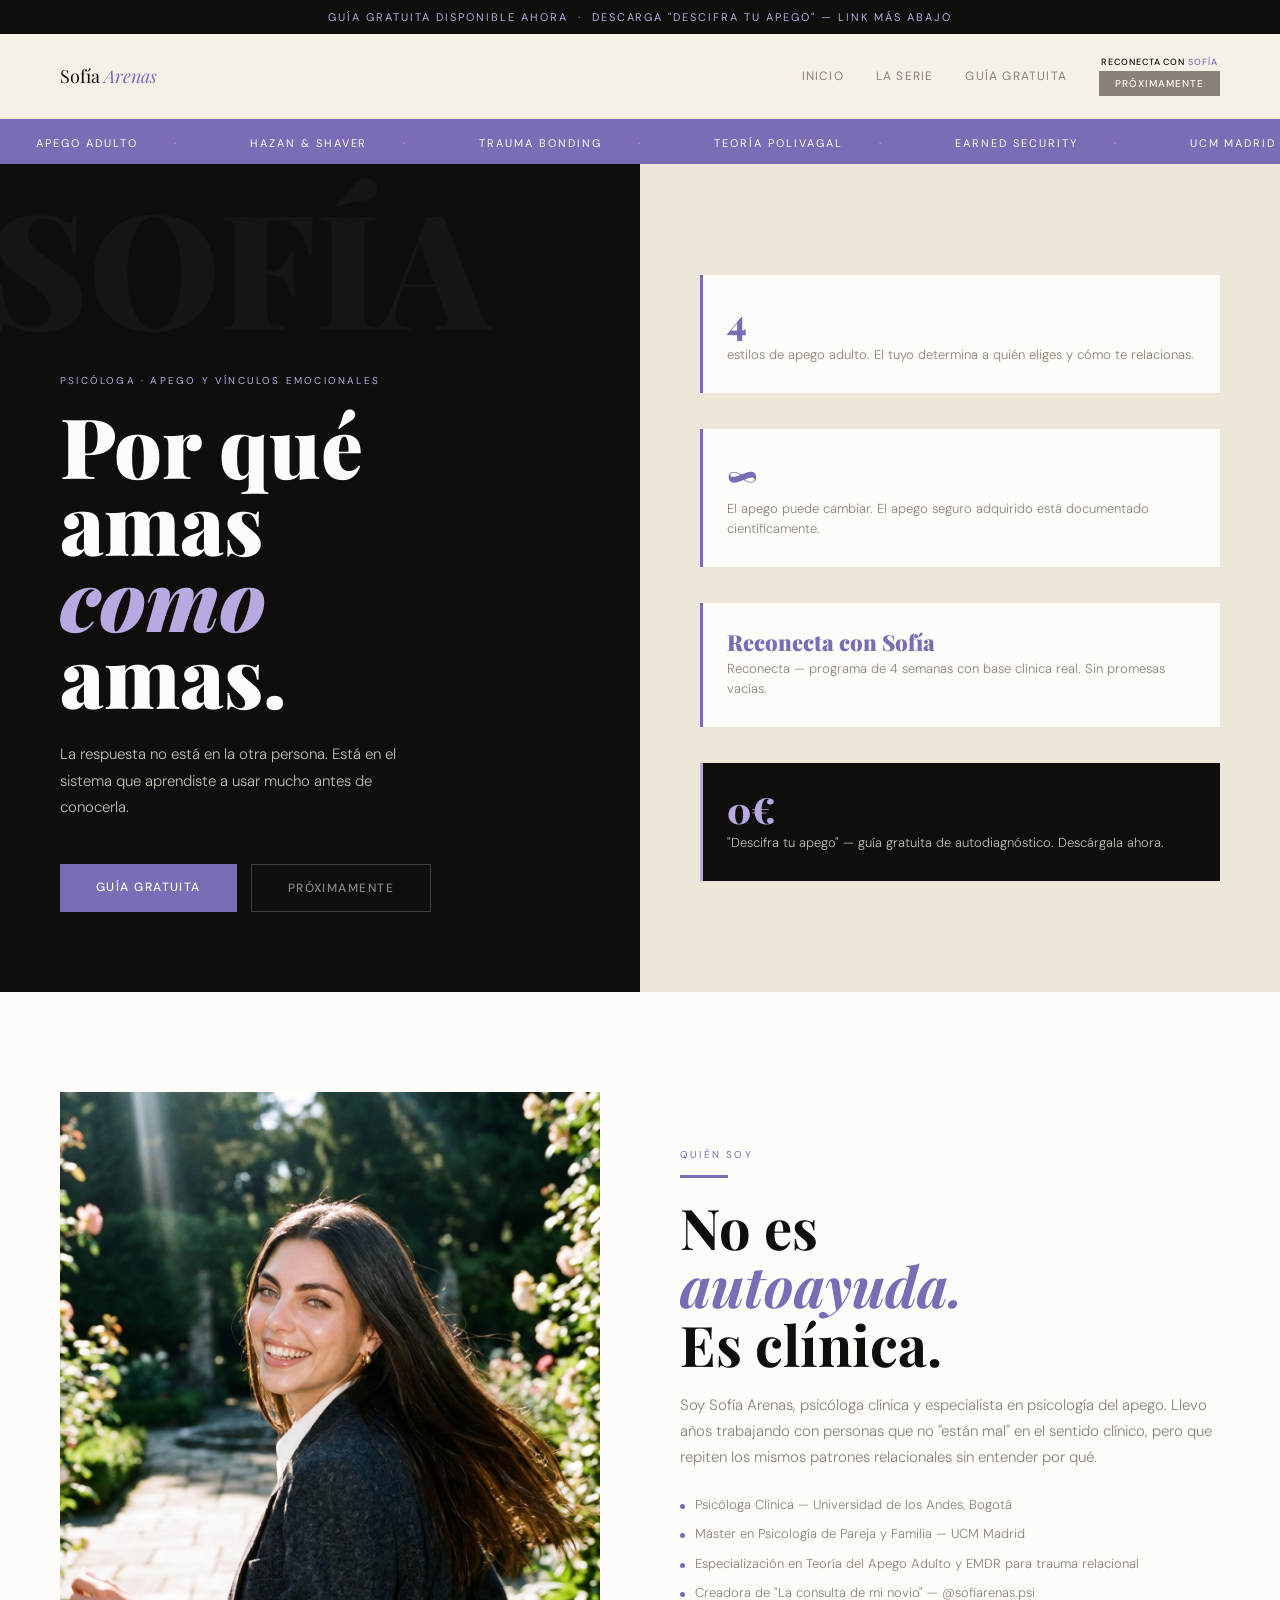
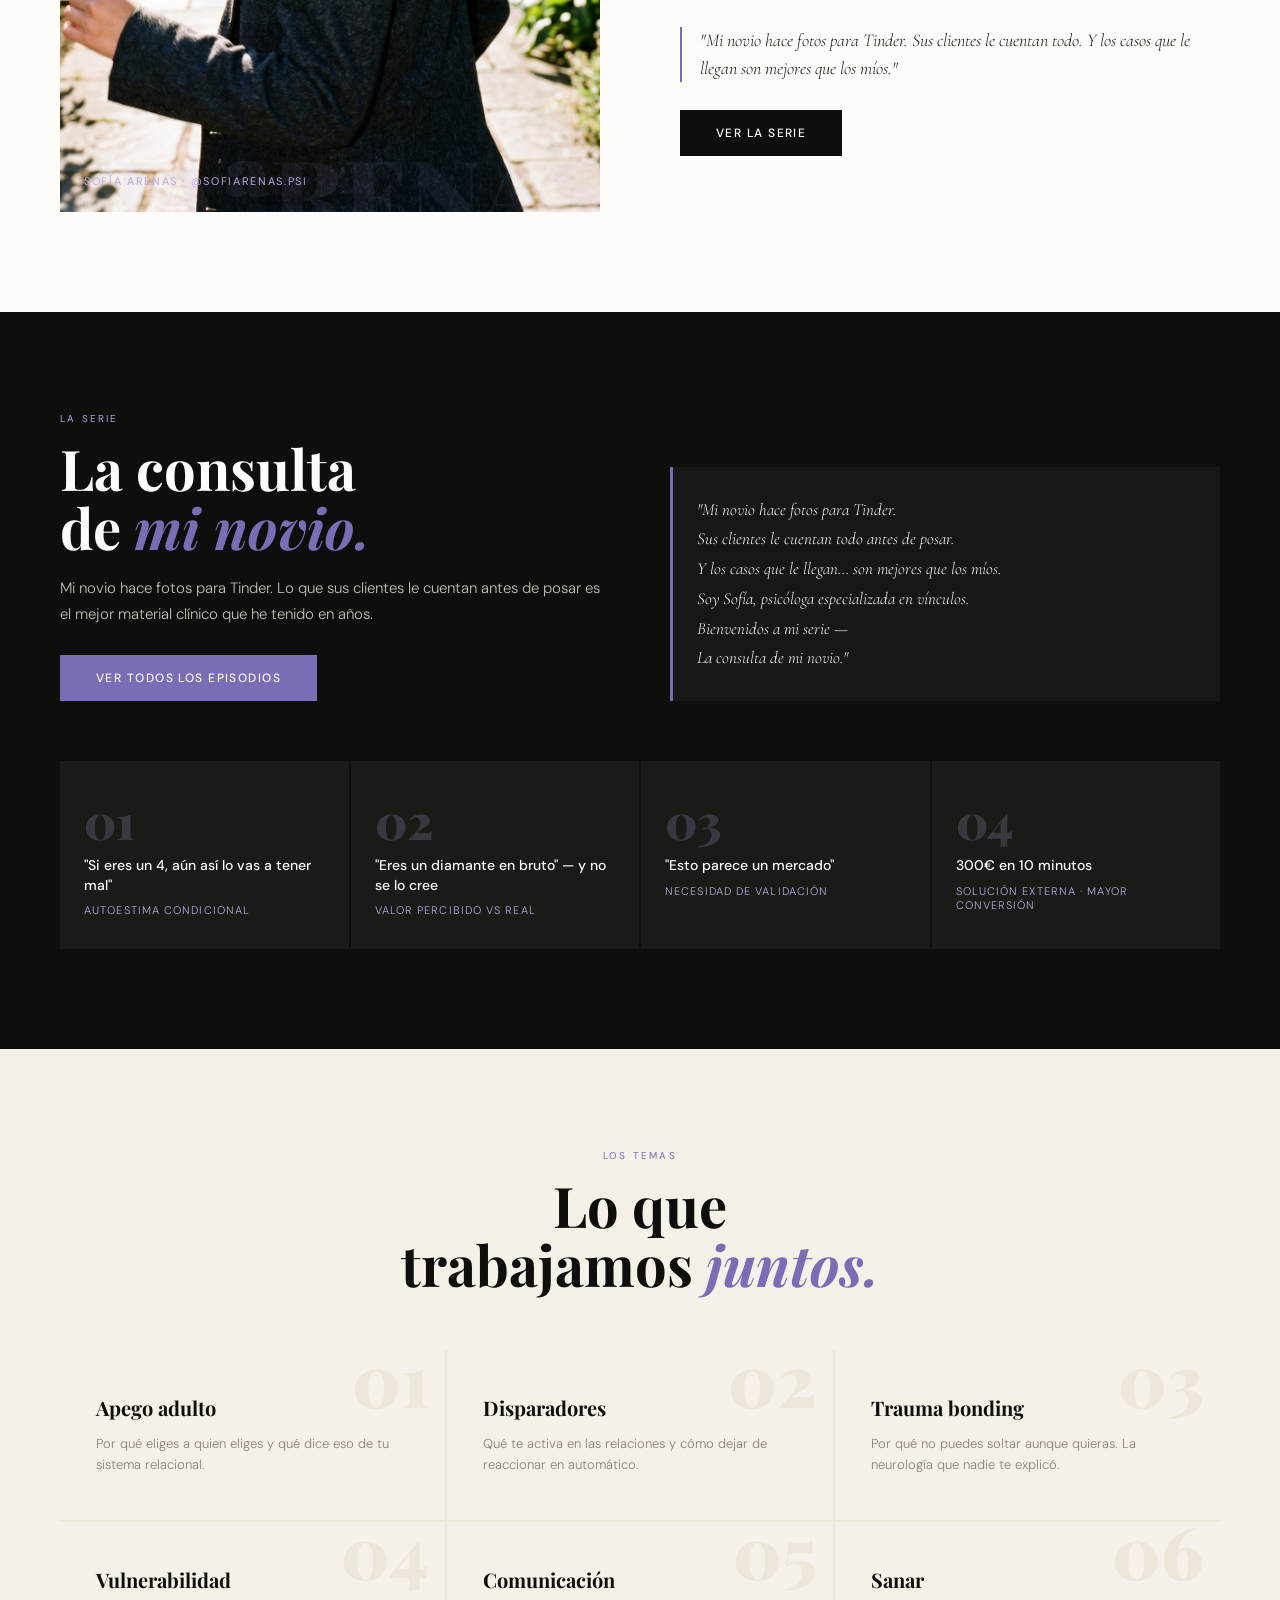
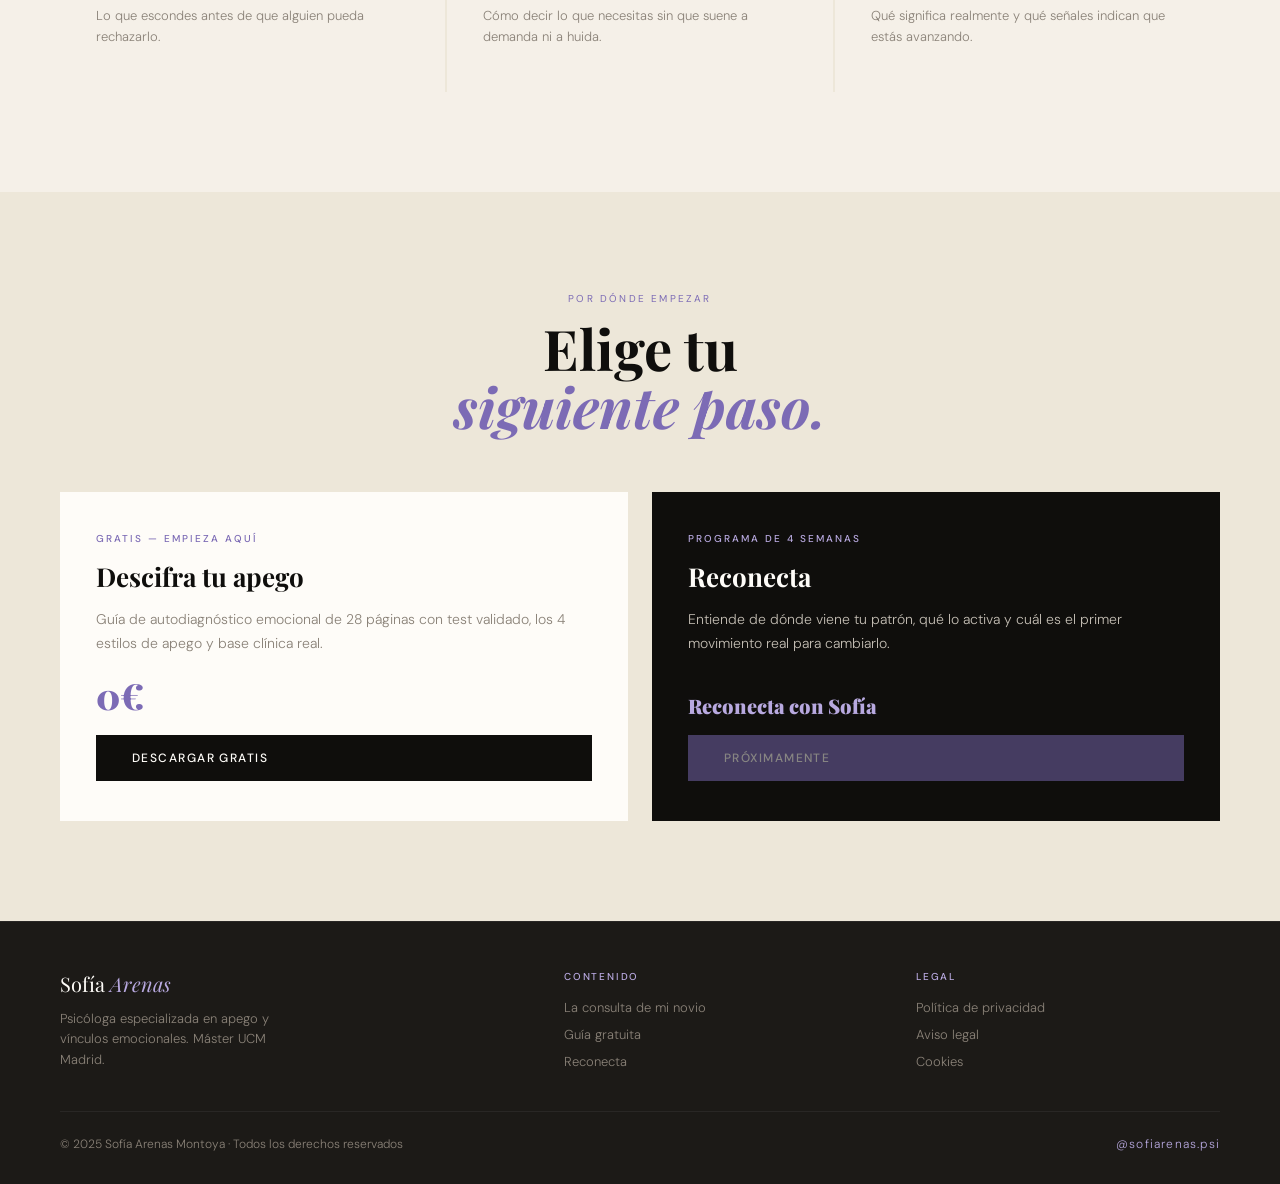
<file: index.html>
<!DOCTYPE html>
<html lang="es">
<head>
<meta charset="UTF-8">
<meta name="viewport" content="width=device-width, initial-scale=1.0">
<meta name="description" content="Sofía Arenas — Psicóloga especializada en apego y vínculos emocionales. Creadora de La consulta de mi novio.">
<title>Sofía Arenas · Psicóloga de vínculos</title>
<link rel="stylesheet" href="css/style.css">
<style>
/* ── HERO ── */
.hero { display: grid; grid-template-columns: 1fr 1fr; min-height: 92vh; }
.hero-left { background: var(--black); display: flex; flex-direction: column; justify-content: flex-end; padding: 80px 60px; position: relative; overflow: hidden; }
.hero-left::before { content: 'SOFÍA'; position: absolute; top: 20px; left: -10px; font-family: var(--font-display); font-size: 160px; font-weight: 900; color: rgba(255,255,255,.03); pointer-events: none; line-height: 1; }
.hero-tag { font-size: 10px; letter-spacing: .22em; text-transform: uppercase; color: var(--lila); margin-bottom: 20px; font-weight: 400; }
.hero-title { font-family: var(--font-display); font-size: clamp(48px, 6.5vw, 88px); font-weight: 900; color: var(--white); line-height: .92; margin-bottom: 28px; }
.hero-title em { font-style: italic; color: var(--lila); }
.hero-desc { font-size: 15px; color: var(--warm-light); line-height: 1.75; max-width: 380px; margin-bottom: 44px; font-weight: 300; }
.hero-btns { display: flex; gap: 14px; flex-wrap: wrap; }
.hero-right { background: var(--cream-dark); display: flex; flex-direction: column; justify-content: center; padding: 80px 60px; gap: 36px; }
.hero-card { background: var(--white); padding: 28px 24px; border-left: 3px solid var(--lila-dark); transition: transform .2s; }
.hero-card:hover { transform: translateX(4px); }
.hero-card-num { font-family: var(--font-display); font-size: 36px; font-weight: 900; color: var(--lila-dark); line-height: 1; margin-bottom: 6px; }
.hero-card-text { font-size: 13px; color: var(--warm-gray); line-height: 1.55; font-weight: 300; }

/* ── SOBRE SOFÍA ── */
.sobre { padding: 100px 60px; display: grid; grid-template-columns: 1fr 1fr; gap: 80px; align-items: center; background: var(--white); }
.sobre-photo { background: var(--black); aspect-ratio: 3/4; display: flex; align-items: flex-end; padding: 24px; position: relative; overflow: hidden; background-image: url('img/sofia.jpg'); background-size: cover; background-position: center top; }
.sobre-photo::before { content: 'SOFÍA\AARENAS'; position: absolute; bottom: -30px; right: -10px; font-family: var(--font-display); font-size: 100px; font-weight: 900; color: rgba(184,169,224,.07); line-height: 1; white-space: pre; }
.sobre-photo-label { font-size: 11px; letter-spacing: .15em; text-transform: uppercase; color: var(--lila); font-weight: 400; position: relative; z-index: 1; }
.sobre-creds { display: flex; flex-direction: column; gap: 10px; margin: 24px 0; }
.sobre-cred { display: flex; gap: 10px; align-items: baseline; }
.sobre-cred-dot { width: 5px; height: 5px; background: var(--lila-dark); border-radius: 50%; flex-shrink: 0; margin-top: 7px; }
.sobre-cred-text { font-size: 13px; color: var(--warm-gray); line-height: 1.5; font-weight: 300; }
.sobre-quote { border-left: 2px solid var(--lila-dark); padding-left: 18px; margin-top: 20px; }
.sobre-quote-text { font-family: var(--font-italic); font-size: 18px; font-style: italic; color: var(--black-soft); line-height: 1.55; font-weight: 300; }

/* ── SERIE ── */
.serie { padding: 100px 60px; background: var(--black); }
.serie-header { display: grid; grid-template-columns: 1fr 1fr; gap: 60px; align-items: end; margin-bottom: 60px; }
.serie-apertura { background: rgba(255,255,255,.04); border-left: 3px solid var(--lila-dark); padding: 28px 24px; }
.serie-apertura-text { font-family: var(--font-italic); font-size: 17px; font-style: italic; color: var(--white); line-height: 1.75; font-weight: 300; }
.serie-grid { display: grid; grid-template-columns: repeat(4, 1fr); gap: 2px; }
.serie-ep { background: var(--black-soft); padding: 32px 24px; transition: background .25s; cursor: pointer; border-top: 3px solid transparent; }
.serie-ep:hover { background: rgba(124,107,181,.15); border-top-color: var(--lila-dark); }
.serie-ep-num { font-family: var(--font-display); font-size: 48px; font-weight: 900; color: rgba(184,169,224,.2); line-height: 1; margin-bottom: 12px; }
.serie-ep-titulo { font-size: 14px; font-weight: 500; color: var(--white); line-height: 1.4; margin-bottom: 8px; }
.serie-ep-patron { font-size: 11px; color: var(--lila); letter-spacing: .1em; text-transform: uppercase; }
.serie-cta { text-align: center; margin-top: 48px; }

/* ── APEGO PILARES ── */
.pilares { padding: 100px 60px; }
.pilares-grid { display: grid; grid-template-columns: repeat(3, 1fr); gap: 2px; margin-top: 56px; background: var(--cream-dark); }
.pilar { background: var(--cream); padding: 44px 36px; position: relative; overflow: hidden; transition: background .25s; }
.pilar:hover { background: var(--lila-light); }
.pilar-num { font-family: var(--font-display); font-size: 72px; font-weight: 900; color: var(--cream-dark); position: absolute; top: -8px; right: 16px; line-height: 1; transition: color .25s; pointer-events: none; }
.pilar:hover .pilar-num { color: var(--lila-light); }
.pilar-titulo { font-family: var(--font-display); font-size: 20px; font-weight: 700; margin-bottom: 12px; position: relative; z-index: 1; }
.pilar-desc { font-size: 13px; color: var(--warm-gray); line-height: 1.65; font-weight: 300; position: relative; z-index: 1; }

/* ── PRODUCTOS ── */
.productos { padding: 100px 60px; background: var(--cream-dark); }
.productos-grid { display: grid; grid-template-columns: 1fr 1fr; gap: 24px; margin-top: 56px; }
.producto-card { background: var(--white); padding: 40px 36px; display: flex; flex-direction: column; gap: 16px; transition: transform .2s; }
.producto-card:hover { transform: translateY(-4px); }
.producto-card.featured { background: var(--black); }
.producto-tag { font-size: 10px; letter-spacing: .2em; text-transform: uppercase; color: var(--lila-dark); font-weight: 500; }
.producto-card.featured .producto-tag { color: var(--lila); }
.producto-titulo { font-family: var(--font-display); font-size: 26px; font-weight: 700; line-height: 1.2; }
.producto-card.featured .producto-titulo { color: var(--white); }
.producto-desc { font-size: 14px; color: var(--warm-gray); line-height: 1.65; font-weight: 300; flex: 1; }
.producto-card.featured .producto-desc { color: var(--warm-light); }
.producto-precio { font-family: var(--font-display); font-size: 36px; font-weight: 900; color: var(--lila-dark); }
.producto-card.featured .producto-precio { color: var(--lila); }

/* ── RESPONSIVE ── */
@media (max-width: 900px) {
  .hero { grid-template-columns: 1fr; min-height: auto; }
  .hero-left { padding: 60px 24px; min-height: 80vh; }
  .hero-right { padding: 48px 24px; }
  .sobre { grid-template-columns: 1fr; padding: 72px 24px; gap: 48px; }
  .serie { padding: 72px 24px; }
  .serie-header { grid-template-columns: 1fr; gap: 32px; }
  .serie-grid { grid-template-columns: 1fr 1fr; }
  .pilares { padding: 72px 24px; }
  .pilares-grid { grid-template-columns: 1fr; }
  .productos { padding: 72px 24px; }
  .productos-grid { grid-template-columns: 1fr; }
}
</style>
</head>
<body>

<div class="topbar">Guía gratuita disponible ahora &nbsp;·&nbsp; Descarga "Descifra tu apego" — Link más abajo</div>

<nav>
  <a href="index.html" class="nav-logo">Sofía <em>Arenas</em></a>
  <div class="nav-links">
    <a href="index.html">Inicio</a>
    <a href="serie.html">La serie</a>
    <a href="guia.html">Guía gratuita</a>
    <div style="display:flex;flex-direction:column;align-items:center;gap:3px;"><span style="font-size:9px;letter-spacing:.1em;text-transform:uppercase;font-weight:500;"><span style="color:#100e0c;">Reconecta con </span><span style="color:#7b6bb5;">Sofía</span></span><span class="nav-cta" style="background:var(--warm-gray) !important;cursor:default;pointer-events:none;font-size:10px;padding:6px 16px;">Próximamente</span></div>
  </div>
  <div class="nav-hamburger">
    <span></span><span></span><span></span>
  </div>
</nav>

<!-- TICKER -->
<div class="ticker">
  <div class="ticker-inner">
    <span class="ticker-item">Apego adulto</span><span class="ticker-item">Hazan & Shaver</span><span class="ticker-item">Trauma bonding</span><span class="ticker-item">Teoría Polivagal</span><span class="ticker-item">Earned Security</span><span class="ticker-item">UCM Madrid</span><span class="ticker-item">La consulta de mi novio</span><span class="ticker-item">@sofiarenas.psi</span>
    <span class="ticker-item">Apego adulto</span><span class="ticker-item">Hazan & Shaver</span><span class="ticker-item">Trauma bonding</span><span class="ticker-item">Teoría Polivagal</span><span class="ticker-item">Earned Security</span><span class="ticker-item">UCM Madrid</span><span class="ticker-item">La consulta de mi novio</span><span class="ticker-item">@sofiarenas.psi</span>
  </div>
</div>

<!-- HERO -->
<section class="hero">
  <div class="hero-left">
    <div class="hero-tag fade-up">Psicóloga · Apego y vínculos emocionales</div>
    <h1 class="hero-title fade-up fade-up-d1">Por qué<br>amas<br><em>como</em><br>amas.</h1>
    <p class="hero-desc fade-up fade-up-d2">La respuesta no está en la otra persona. Está en el sistema que aprendiste a usar mucho antes de conocerla.</p>
    <div class="hero-btns fade-up fade-up-d3">
      <a href="guia.html" class="btn btn-lila">Guía gratuita</a>
      <span class="btn btn-outline" style="color:rgba(255,255,255,.5);border-color:rgba(255,255,255,.2);cursor:default;pointer-events:none;">Próximamente</span>
    </div>
  </div>
  <div class="hero-right">
    <div class="hero-card fade-up">
      <div class="hero-card-num">4</div>
      <div class="hero-card-text">estilos de apego adulto. El tuyo determina a quién eliges y cómo te relacionas.</div>
    </div>
    <div class="hero-card fade-up fade-up-d1">
      <div class="hero-card-num">∞</div>
      <div class="hero-card-text">El apego puede cambiar. El apego seguro adquirido está documentado científicamente.</div>
    </div>
    <div class="hero-card fade-up fade-up-d2">
      <div class="hero-card-num" style="font-size:22px;">Reconecta con Sofía</div>
      <div class="hero-card-text">Reconecta — programa de 4 semanas con base clínica real. Sin promesas vacías.</div>
    </div>
    <div class="hero-card fade-up fade-up-d3" style="background:var(--black);border-left-color:var(--lila);">
      <div class="hero-card-num" style="color:var(--lila);">0€</div>
      <div class="hero-card-text" style="color:var(--warm-light);">"Descifra tu apego" — guía gratuita de autodiagnóstico. Descárgala ahora.</div>
    </div>
  </div>
</section>

<!-- SOBRE SOFÍA -->
<section class="sobre">
  <div class="sobre-photo fade-up">
    <span class="sobre-photo-label">Sofía Arenas · @sofiarenas.psi</span>
  </div>
  <div class="fade-up fade-up-d1">
    <span class="section-tag">Quién soy</span>
    <div class="section-divider"></div>
    <h2 class="section-title">No es<br><em>autoayuda.</em><br>Es clínica.</h2>
    <p style="font-size:15px;color:var(--warm-gray);line-height:1.75;font-weight:300;margin-bottom:20px;">Soy Sofía Arenas, psicóloga clínica y especialista en psicología del apego. Llevo años trabajando con personas que no "están mal" en el sentido clínico, pero que repiten los mismos patrones relacionales sin entender por qué.</p>
    <div class="sobre-creds">
      <div class="sobre-cred"><div class="sobre-cred-dot"></div><div class="sobre-cred-text">Psicóloga Clínica — Universidad de los Andes, Bogotá</div></div>
      <div class="sobre-cred"><div class="sobre-cred-dot"></div><div class="sobre-cred-text">Máster en Psicología de Pareja y Familia — UCM Madrid</div></div>
      <div class="sobre-cred"><div class="sobre-cred-dot"></div><div class="sobre-cred-text">Especialización en Teoría del Apego Adulto y EMDR para trauma relacional</div></div>
      <div class="sobre-cred"><div class="sobre-cred-dot"></div><div class="sobre-cred-text">Creadora de "La consulta de mi novio" — @sofiarenas.psi</div></div>
    </div>
    <div class="sobre-quote">
      <div class="sobre-quote-text">"Mi novio hace fotos para Tinder. Sus clientes le cuentan todo. Y los casos que le llegan son mejores que los míos."</div>
    </div>
    <a href="serie.html" class="btn btn-dark" style="margin-top:28px;">Ver la serie</a>
  </div>
</section>

<!-- SERIE -->
<section class="serie">
  <div class="serie-header fade-up">
    <div>
      <span class="section-tag" style="color:var(--lila);">La serie</span>
      <h2 class="section-title" style="color:var(--white);">La consulta<br>de <em>mi novio.</em></h2>
      <p style="font-size:15px;color:var(--warm-light);line-height:1.75;font-weight:300;">Mi novio hace fotos para Tinder. Lo que sus clientes le cuentan antes de posar es el mejor material clínico que he tenido en años.</p>
      <a href="serie.html" class="btn btn-lila" style="margin-top:28px;">Ver todos los episodios</a>
    </div>
    <div class="serie-apertura">
      <div class="serie-apertura-text">"Mi novio hace fotos para Tinder.<br>Sus clientes le cuentan todo antes de posar.<br>Y los casos que le llegan... son mejores que los míos.<br>Soy Sofía, psicóloga especializada en vínculos.<br>Bienvenidos a mi serie —<br>La consulta de mi novio."</div>
    </div>
  </div>
  <div class="serie-grid fade-up">
    <div class="serie-ep"><div class="serie-ep-num">01</div><div class="serie-ep-titulo">"Si eres un 4, aún así lo vas a tener mal"</div><div class="serie-ep-patron">Autoestima condicional</div></div>
    <div class="serie-ep"><div class="serie-ep-num">02</div><div class="serie-ep-titulo">"Eres un diamante en bruto" — y no se lo cree</div><div class="serie-ep-patron">Valor percibido vs real</div></div>
    <div class="serie-ep"><div class="serie-ep-num">03</div><div class="serie-ep-titulo">"Esto parece un mercado"</div><div class="serie-ep-patron">Necesidad de validación</div></div>
    <div class="serie-ep"><div class="serie-ep-num">04</div><div class="serie-ep-titulo">300€ en 10 minutos</div><div class="serie-ep-patron">Solución externa · Mayor conversión</div></div>
  </div>
</section>

<!-- PILARES -->
<section class="pilares">
  <div class="fade-up" style="text-align:center;max-width:560px;margin:0 auto;">
    <span class="section-tag">Los temas</span>
    <h2 class="section-title">Lo que<br>trabajamos <em>juntos.</em></h2>
  </div>
  <div class="pilares-grid">
    <div class="pilar fade-up"><div class="pilar-num">01</div><h3 class="pilar-titulo">Apego adulto</h3><p class="pilar-desc">Por qué eliges a quien eliges y qué dice eso de tu sistema relacional.</p></div>
    <div class="pilar fade-up fade-up-d1"><div class="pilar-num">02</div><h3 class="pilar-titulo">Disparadores</h3><p class="pilar-desc">Qué te activa en las relaciones y cómo dejar de reaccionar en automático.</p></div>
    <div class="pilar fade-up fade-up-d2"><div class="pilar-num">03</div><h3 class="pilar-titulo">Trauma bonding</h3><p class="pilar-desc">Por qué no puedes soltar aunque quieras. La neurología que nadie te explicó.</p></div>
    <div class="pilar fade-up"><div class="pilar-num">04</div><h3 class="pilar-titulo">Vulnerabilidad</h3><p class="pilar-desc">Lo que escondes antes de que alguien pueda rechazarlo.</p></div>
    <div class="pilar fade-up fade-up-d1"><div class="pilar-num">05</div><h3 class="pilar-titulo">Comunicación</h3><p class="pilar-desc">Cómo decir lo que necesitas sin que suene a demanda ni a huida.</p></div>
    <div class="pilar fade-up fade-up-d2"><div class="pilar-num">06</div><h3 class="pilar-titulo">Sanar</h3><p class="pilar-desc">Qué significa realmente y qué señales indican que estás avanzando.</p></div>
  </div>
</section>

<!-- PRODUCTOS -->
<section class="productos">
  <div class="fade-up" style="text-align:center;max-width:520px;margin:0 auto;">
    <span class="section-tag">Por dónde empezar</span>
    <h2 class="section-title">Elige tu<br><em>siguiente paso.</em></h2>
  </div>
  <div class="productos-grid">
    <div class="producto-card fade-up">
      <div class="producto-tag">Gratis — Empieza aquí</div>
      <div class="producto-titulo">Descifra tu apego</div>
      <div class="producto-desc">Guía de autodiagnóstico emocional de 28 páginas con test validado, los 4 estilos de apego y base clínica real.</div>
      <div class="producto-precio">0€</div>
      <a href="guia.html" class="btn btn-dark">Descargar gratis</a>
    </div>
    <div class="producto-card featured fade-up fade-up-d1">
      <div class="producto-tag">Programa de 4 semanas</div>
      <div class="producto-titulo" style="color:var(--white);">Reconecta</div>
      <div class="producto-desc">Entiende de dónde viene tu patrón, qué lo activa y cuál es el primer movimiento real para cambiarlo.</div>
      <div class="producto-precio" style="font-size:20px;">Reconecta con Sofía</div>
      <span class="btn btn-lila" style="opacity:.5;cursor:default;pointer-events:none;">Próximamente</span>
    </div>
  </div>
</section>

<footer>
  <div class="footer-top">
    <div>
      <div class="footer-logo">Sofía <em>Arenas</em></div>
      <div class="footer-tagline">Psicóloga especializada en apego y vínculos emocionales. Máster UCM Madrid.</div>
    </div>
    <div>
      <div class="footer-col-title">Contenido</div>
      <div class="footer-col-links">
        <a href="serie.html">La consulta de mi novio</a>
        <a href="guia.html">Guía gratuita</a>
        <a href="reconecta.html">Reconecta</a>
      </div>
    </div>
    <div>
      <div class="footer-col-title">Legal</div>
      <div class="footer-col-links">
        <a href="privacidad.html">Política de privacidad</a>
        <a href="aviso.html">Aviso legal</a>
        <a href="cookies.html">Cookies</a>
      </div>
    </div>
  </div>
  <div class="footer-bottom">
    <div class="footer-copy">© 2025 Sofía Arenas Montoya · Todos los derechos reservados</div>
    <div class="footer-ig">@sofiarenas.psi</div>
  </div>
</footer>

<script src="js/main.js"></script>
</body>
</html>
</file>
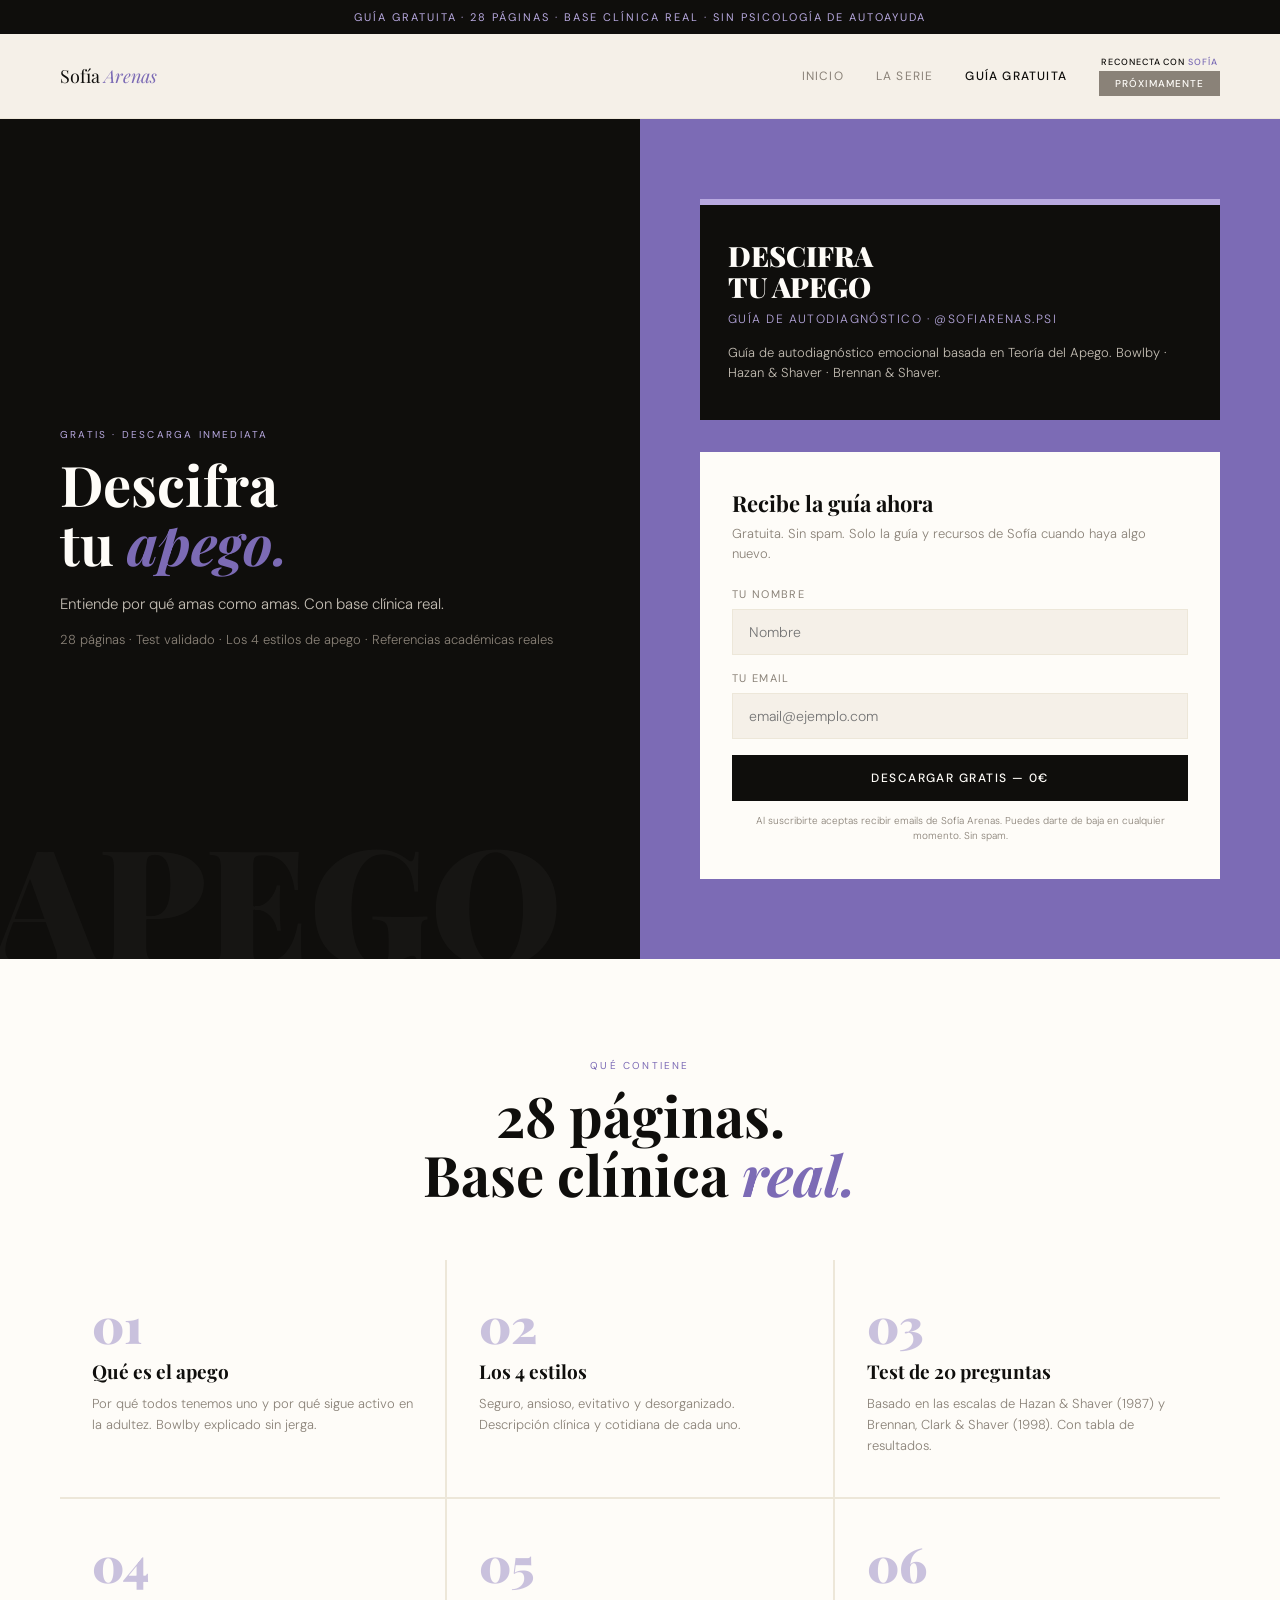
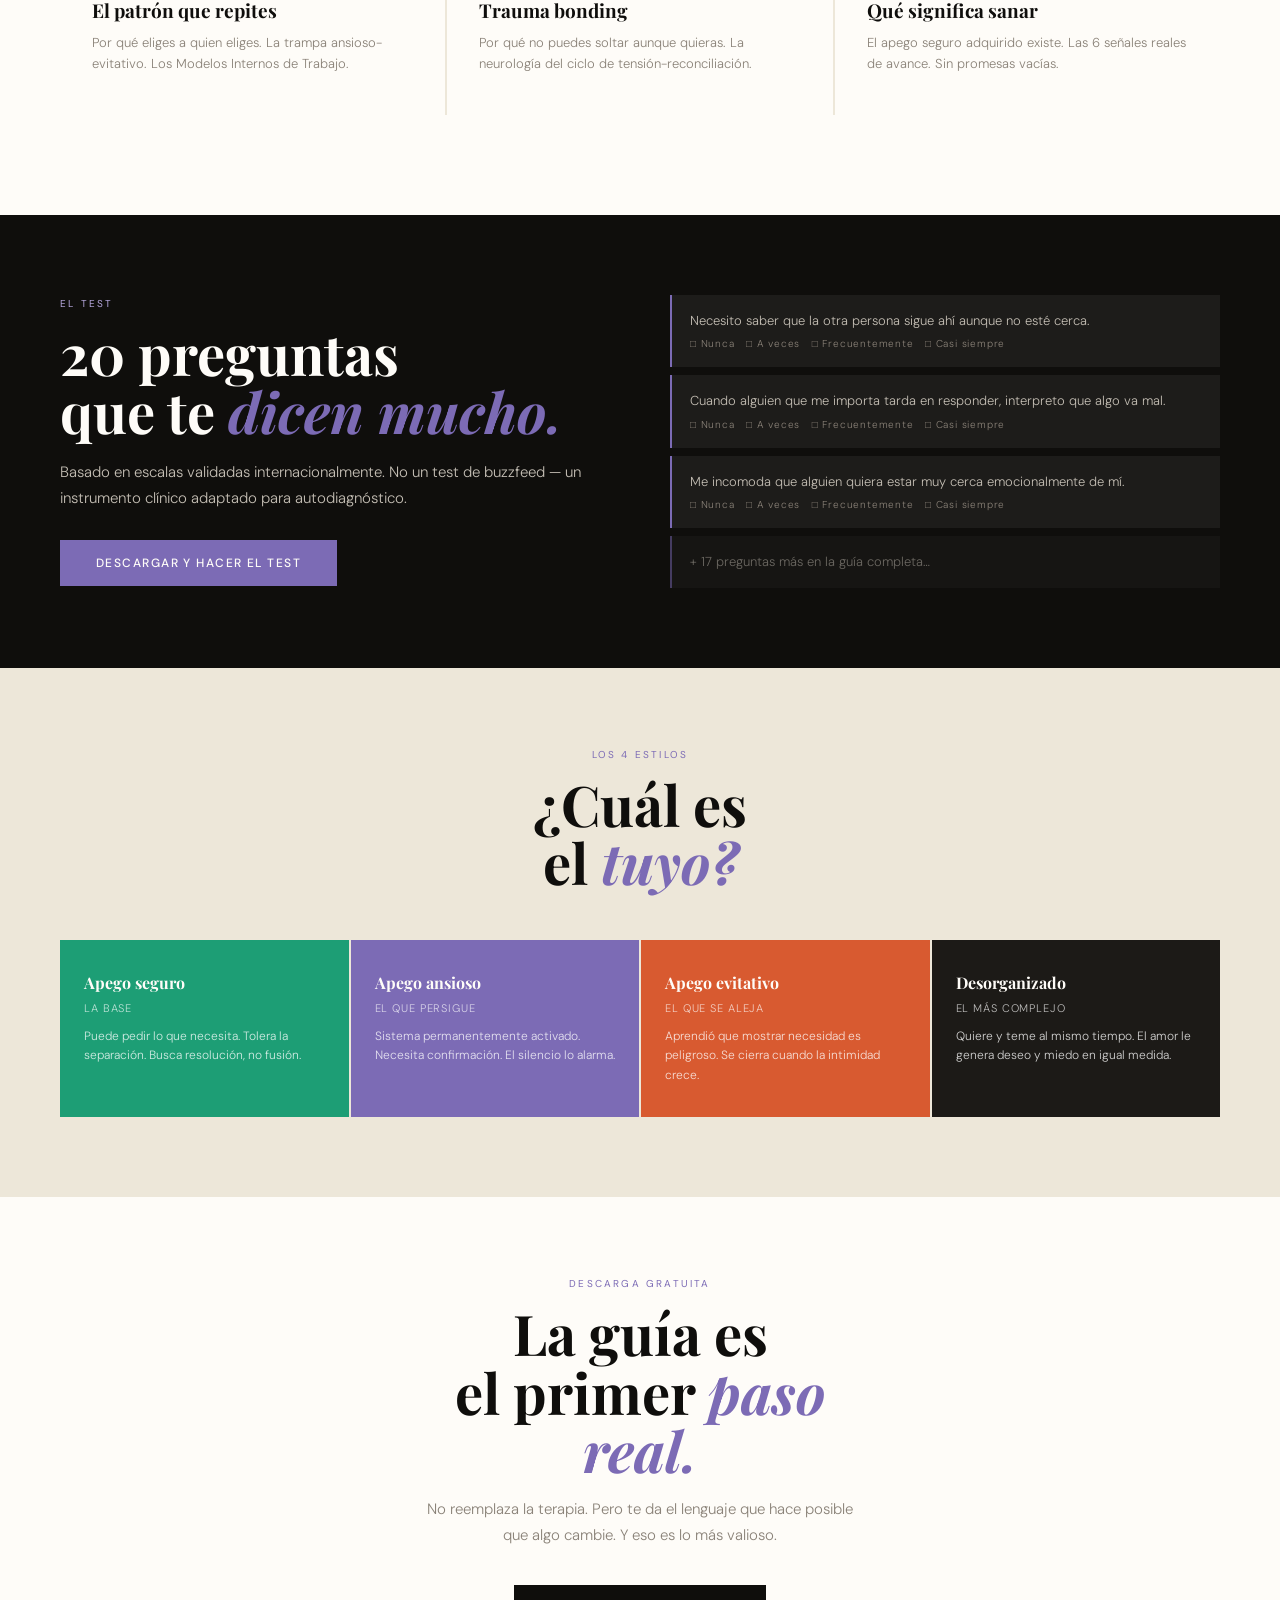
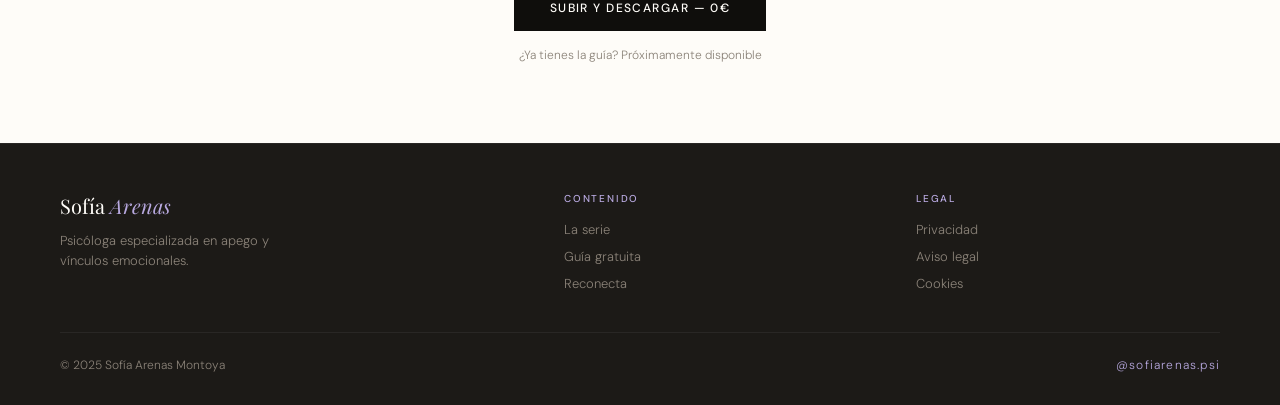
<file: guia.html>
<!DOCTYPE html>
<html lang="es">
<head>
<meta charset="UTF-8">
<meta name="viewport" content="width=device-width, initial-scale=1.0">
<meta name="description" content="Descifra tu apego — Guía gratuita de autodiagnóstico emocional de Sofía Arenas. 28 páginas con base clínica real.">
<title>Descifra tu apego — Guía gratuita · Sofía Arenas</title>
<link rel="stylesheet" href="css/style.css">
<style>
.guia-hero { display: grid; grid-template-columns: 1fr 1fr; min-height: 88vh; }
.guia-hero-left { background: var(--black); padding: 80px 60px; display: flex; flex-direction: column; justify-content: center; position: relative; overflow: hidden; }
.guia-hero-left::before { content: 'APEGO'; position: absolute; bottom: -20px; left: -10px; font-family: var(--font-display); font-size: 160px; font-weight: 900; color: rgba(255,255,255,.03); pointer-events: none; line-height: 1; }
.guia-hero-right { background: var(--lila-dark); padding: 80px 60px; display: flex; flex-direction: column; justify-content: center; }
.guia-mock { background: var(--black); padding: 36px 28px; margin-bottom: 32px; border-top: 6px solid var(--lila); }
.guia-mock-title { font-family: var(--font-display); font-size: 28px; font-weight: 900; color: var(--white); line-height: 1.1; margin-bottom: 8px; }
.guia-mock-sub { font-size: 12px; color: var(--lila); letter-spacing: .12em; text-transform: uppercase; margin-bottom: 16px; }
.guia-mock-desc { font-size: 13px; color: var(--warm-light); line-height: 1.6; font-weight: 300; }
.form-box { background: var(--white); padding: 36px 32px; }
.form-title { font-family: var(--font-display); font-size: 22px; font-weight: 700; margin-bottom: 6px; }
.form-sub { font-size: 13px; color: var(--warm-gray); margin-bottom: 24px; line-height: 1.5; font-weight: 300; }
.form-group { margin-bottom: 16px; }
.form-group label { display: block; font-size: 11px; letter-spacing: .12em; text-transform: uppercase; color: var(--warm-gray); margin-bottom: 8px; font-weight: 400; }
.form-group input { width: 100%; padding: 13px 16px; border: 1.5px solid var(--cream-dark); background: var(--cream); font-family: var(--font-body); font-size: 14px; color: var(--black); font-weight: 300; transition: border-color .2s; outline: none; }
.form-group input:focus { border-color: var(--lila-dark); }
.form-submit { width: 100%; padding: 15px; background: var(--black); color: var(--white); font-family: var(--font-body); font-size: 12px; letter-spacing: .12em; text-transform: uppercase; font-weight: 500; cursor: pointer; border: none; transition: background .2s; }
.form-submit:hover { background: var(--lila-dark); }
.form-legal { font-size: 10px; color: var(--warm-gray); margin-top: 12px; line-height: 1.5; text-align: center; font-weight: 300; }

.guia-contenido { padding: 100px 60px; background: var(--white); }
.contenido-grid { display: grid; grid-template-columns: repeat(3, 1fr); gap: 2px; margin-top: 56px; background: var(--cream-dark); }
.contenido-card { background: var(--white); padding: 40px 32px; transition: background .25s; }
.contenido-card:hover { background: var(--lila-light); }
.contenido-num { font-family: var(--font-display); font-size: 48px; font-weight: 900; color: var(--lila-dark); line-height: 1; margin-bottom: 12px; opacity: .4; }
.contenido-titulo { font-family: var(--font-display); font-size: 19px; font-weight: 700; line-height: 1.2; margin-bottom: 10px; }
.contenido-desc { font-size: 13px; color: var(--warm-gray); line-height: 1.65; font-weight: 300; }

.guia-test { padding: 80px 60px; background: var(--black); }
.test-grid { display: grid; grid-template-columns: 1fr 1fr; gap: 60px; align-items: center; }
.test-preview { display: flex; flex-direction: column; gap: 8px; }
.test-q { background: rgba(255,255,255,.06); padding: 16px 18px; border-left: 2px solid var(--lila-dark); font-size: 13px; color: var(--warm-light); line-height: 1.5; font-weight: 300; }
.test-options { font-size: 10px; color: var(--warm-gray); margin-top: 6px; letter-spacing: .08em; }

.estilos { padding: 80px 60px; background: var(--cream-dark); }
.estilos-grid { display: grid; grid-template-columns: repeat(4, 1fr); gap: 2px; margin-top: 48px; }
.estilo-card { padding: 32px 24px; }
.estilo-card:nth-child(1) { background: var(--teal); }
.estilo-card:nth-child(2) { background: var(--lila-dark); }
.estilo-card:nth-child(3) { background: #D85A30; }
.estilo-card:nth-child(4) { background: var(--black-soft); }
.estilo-titulo { font-family: var(--font-display); font-size: 16px; font-weight: 700; color: var(--white); margin-bottom: 8px; }
.estilo-sub { font-size: 11px; color: rgba(255,255,255,.7); letter-spacing: .08em; text-transform: uppercase; margin-bottom: 12px; }
.estilo-desc { font-size: 12px; color: rgba(255,255,255,.8); line-height: 1.6; font-weight: 300; }

.guia-cta { padding: 80px 60px; text-align: center; background: var(--white); }

@media (max-width: 900px) {
  .guia-hero { grid-template-columns: 1fr; min-height: auto; }
  .guia-hero-left { padding: 60px 24px; min-height: 60vh; }
  .guia-hero-right { padding: 48px 24px; }
  .guia-contenido { padding: 60px 24px; }
  .contenido-grid { grid-template-columns: 1fr; }
  .guia-test { padding: 60px 24px; }
  .test-grid { grid-template-columns: 1fr; gap: 40px; }
  .estilos { padding: 60px 24px; }
  .estilos-grid { grid-template-columns: 1fr 1fr; }
  .guia-cta { padding: 60px 24px; }
}
</style>
</head>
<body>

<div class="topbar">Guía gratuita · 28 páginas · Base clínica real · Sin psicología de autoayuda</div>

<nav>
  <a href="index.html" class="nav-logo">Sofía <em>Arenas</em></a>
  <div class="nav-links">
    <a href="index.html">Inicio</a>
    <a href="serie.html">La serie</a>
    <a href="guia.html" style="color:var(--black);font-weight:500;">Guía gratuita</a>
    <div style="display:flex;flex-direction:column;align-items:center;gap:3px;"><span style="font-size:9px;letter-spacing:.1em;text-transform:uppercase;font-weight:500;"><span style="color:#100e0c;">Reconecta con </span><span style="color:#7b6bb5;">Sofía</span></span><span class="nav-cta" style="background:var(--warm-gray) !important;cursor:default;pointer-events:none;font-size:10px;padding:6px 16px;">Próximamente</span></div>
  </div>
  <div class="nav-hamburger"><span></span><span></span><span></span></div>
</nav>

<!-- HERO -->
<section class="guia-hero">
  <div class="guia-hero-left">
    <div class="fade-up">
      <span class="section-tag" style="color:var(--lila);">Gratis · Descarga inmediata</span>
      <h1 class="section-title" style="color:var(--white);">Descifra<br>tu <em>apego.</em></h1>
      <p style="font-size:15px;color:var(--warm-light);line-height:1.75;font-weight:300;margin-bottom:12px;">Entiende por qué amas como amas. Con base clínica real.</p>
      <p style="font-size:13px;color:var(--warm-gray);line-height:1.65;font-weight:300;">28 páginas · Test validado · Los 4 estilos de apego · Referencias académicas reales</p>
    </div>
  </div>
  <div class="guia-hero-right fade-up fade-up-d1">
    <div class="guia-mock">
      <div class="guia-mock-title">DESCIFRA<br>TU APEGO</div>
      <div class="guia-mock-sub">Guía de autodiagnóstico · @sofiarenas.psi</div>
      <div class="guia-mock-desc">Guía de autodiagnóstico emocional basada en Teoría del Apego. Bowlby · Hazan & Shaver · Brennan & Shaver.</div>
    </div>
    <div class="form-box">
      <div class="form-title">Recibe la guía ahora</div>
      <div class="form-sub">Gratuita. Sin spam. Solo la guía y recursos de Sofía cuando haya algo nuevo.</div>
      <form id="guia-form" onsubmit="submitForm(event)">
        <div class="form-group">
          <label>Tu nombre</label>
          <input type="text" placeholder="Nombre" required>
        </div>
        <div class="form-group">
          <label>Tu email</label>
          <input type="email" placeholder="email@ejemplo.com" required>
        </div>
        <button type="submit" class="form-submit">Descargar gratis — 0€</button>
      </form>
      <div class="form-legal">Al suscribirte aceptas recibir emails de Sofía Arenas. Puedes darte de baja en cualquier momento. Sin spam.</div>
    </div>
  </div>
</section>

<!-- CONTENIDO -->
<section class="guia-contenido">
  <div class="fade-up" style="text-align:center;max-width:520px;margin:0 auto;">
    <span class="section-tag">Qué contiene</span>
    <h2 class="section-title">28 páginas.<br>Base clínica <em>real.</em></h2>
  </div>
  <div class="contenido-grid">
    <div class="contenido-card fade-up"><div class="contenido-num">01</div><div class="contenido-titulo">Qué es el apego</div><div class="contenido-desc">Por qué todos tenemos uno y por qué sigue activo en la adultez. Bowlby explicado sin jerga.</div></div>
    <div class="contenido-card fade-up fade-up-d1"><div class="contenido-num">02</div><div class="contenido-titulo">Los 4 estilos</div><div class="contenido-desc">Seguro, ansioso, evitativo y desorganizado. Descripción clínica y cotidiana de cada uno.</div></div>
    <div class="contenido-card fade-up fade-up-d2"><div class="contenido-num">03</div><div class="contenido-titulo">Test de 20 preguntas</div><div class="contenido-desc">Basado en las escalas de Hazan & Shaver (1987) y Brennan, Clark & Shaver (1998). Con tabla de resultados.</div></div>
    <div class="contenido-card fade-up"><div class="contenido-num">04</div><div class="contenido-titulo">El patrón que repites</div><div class="contenido-desc">Por qué eliges a quien eliges. La trampa ansioso-evitativo. Los Modelos Internos de Trabajo.</div></div>
    <div class="contenido-card fade-up fade-up-d1"><div class="contenido-num">05</div><div class="contenido-titulo">Trauma bonding</div><div class="contenido-desc">Por qué no puedes soltar aunque quieras. La neurología del ciclo de tensión-reconciliación.</div></div>
    <div class="contenido-card fade-up fade-up-d2"><div class="contenido-num">06</div><div class="contenido-titulo">Qué significa sanar</div><div class="contenido-desc">El apego seguro adquirido existe. Las 6 señales reales de avance. Sin promesas vacías.</div></div>
  </div>
</section>

<!-- TEST PREVIEW -->
<section class="guia-test">
  <div class="test-grid fade-up">
    <div>
      <span class="section-tag" style="color:var(--lila);">El test</span>
      <h2 class="section-title" style="color:var(--white);">20 preguntas<br>que te <em>dicen mucho.</em></h2>
      <p style="font-size:15px;color:var(--warm-light);line-height:1.75;font-weight:300;margin-bottom:28px;">Basado en escalas validadas internacionalmente. No un test de buzzfeed — un instrumento clínico adaptado para autodiagnóstico.</p>
      <a href="#descargar" class="btn btn-lila">Descargar y hacer el test</a>
    </div>
    <div class="test-preview">
      <div class="test-q">Necesito saber que la otra persona sigue ahí aunque no esté cerca.<div class="test-options">□ Nunca &nbsp; □ A veces &nbsp; □ Frecuentemente &nbsp; □ Casi siempre</div></div>
      <div class="test-q">Cuando alguien que me importa tarda en responder, interpreto que algo va mal.<div class="test-options">□ Nunca &nbsp; □ A veces &nbsp; □ Frecuentemente &nbsp; □ Casi siempre</div></div>
      <div class="test-q">Me incomoda que alguien quiera estar muy cerca emocionalmente de mí.<div class="test-options">□ Nunca &nbsp; □ A veces &nbsp; □ Frecuentemente &nbsp; □ Casi siempre</div></div>
      <div class="test-q" style="opacity:.5">+ 17 preguntas más en la guía completa…</div>
    </div>
  </div>
</section>

<!-- ESTILOS -->
<section class="estilos">
  <div class="fade-up" style="text-align:center;max-width:480px;margin:0 auto;">
    <span class="section-tag">Los 4 estilos</span>
    <h2 class="section-title">¿Cuál es<br>el <em>tuyo?</em></h2>
  </div>
  <div class="estilos-grid fade-up">
    <div class="estilo-card"><div class="estilo-titulo">Apego seguro</div><div class="estilo-sub">La base</div><div class="estilo-desc">Puede pedir lo que necesita. Tolera la separación. Busca resolución, no fusión.</div></div>
    <div class="estilo-card"><div class="estilo-titulo">Apego ansioso</div><div class="estilo-sub">El que persigue</div><div class="estilo-desc">Sistema permanentemente activado. Necesita confirmación. El silencio lo alarma.</div></div>
    <div class="estilo-card"><div class="estilo-titulo">Apego evitativo</div><div class="estilo-sub">El que se aleja</div><div class="estilo-desc">Aprendió que mostrar necesidad es peligroso. Se cierra cuando la intimidad crece.</div></div>
    <div class="estilo-card"><div class="estilo-titulo">Desorganizado</div><div class="estilo-sub">El más complejo</div><div class="estilo-desc">Quiere y teme al mismo tiempo. El amor le genera deseo y miedo en igual medida.</div></div>
  </div>
</section>

<!-- CTA FINAL -->
<section class="guia-cta" id="descargar">
  <span class="section-tag">Descarga gratuita</span>
  <h2 class="section-title" style="max-width:480px;margin:0 auto 16px;">La guía es<br>el primer <em>paso real.</em></h2>
  <p style="font-size:15px;color:var(--warm-gray);line-height:1.75;max-width:440px;margin:0 auto 36px;font-weight:300;">No reemplaza la terapia. Pero te da el lenguaje que hace posible que algo cambie. Y eso es lo más valioso.</p>
  <a href="#" onclick="window.scrollTo({top:0,behavior:'smooth'}); return false;" class="btn btn-dark">Subir y descargar — 0€</a>
  <p style="font-size:12px;color:var(--warm-gray);margin-top:16px;">¿Ya tienes la guía? <span style="color:var(--warm-gray);">Próximamente disponible</span></p>
</section>

<footer>
  <div class="footer-top">
    <div><div class="footer-logo">Sofía <em>Arenas</em></div><div class="footer-tagline">Psicóloga especializada en apego y vínculos emocionales.</div></div>
    <div><div class="footer-col-title">Contenido</div><div class="footer-col-links"><a href="serie.html">La serie</a><a href="guia.html">Guía gratuita</a><a href="reconecta.html">Reconecta</a></div></div>
    <div><div class="footer-col-title">Legal</div><div class="footer-col-links"><a href="privacidad.html">Privacidad</a><a href="aviso.html">Aviso legal</a><a href="cookies.html">Cookies</a></div></div>
  </div>
  <div class="footer-bottom"><div class="footer-copy">© 2025 Sofía Arenas Montoya</div><div class="footer-ig">@sofiarenas.psi</div></div>
</footer>

<script src="js/main.js"></script>
<script>
async function submitForm(e) {
  e.preventDefault();

  const btn = document.querySelector('.form-submit');
  const nombre = document.querySelector('#guia-form input[type="text"]').value.trim();
  const email  = document.querySelector('#guia-form input[type="email"]').value.trim();

  btn.textContent = 'Enviando…';
  btn.disabled = true;
  btn.style.background = 'var(--lila-dark)';

  try {
    const res = await fetch('https://sofiarenas.es/api/suscribir.php', {
      method: 'POST',
      headers: { 'Content-Type': 'application/json' },
      body: JSON.stringify({ nombre, email })
    });

    const data = await res.json();

    if (data.ok) {
      btn.textContent = '¡Listo! Revisa tu email';
      btn.style.background = 'var(--teal)';
    } else {
      throw new Error(data.error || 'Error desconocido');
    }

  } catch (err) {
    btn.textContent = 'Error — inténtalo de nuevo';
    btn.style.background = '#D85A30';
    btn.disabled = false;
    console.error(err);
  }
}
</script>
</body>
</html>
</file>
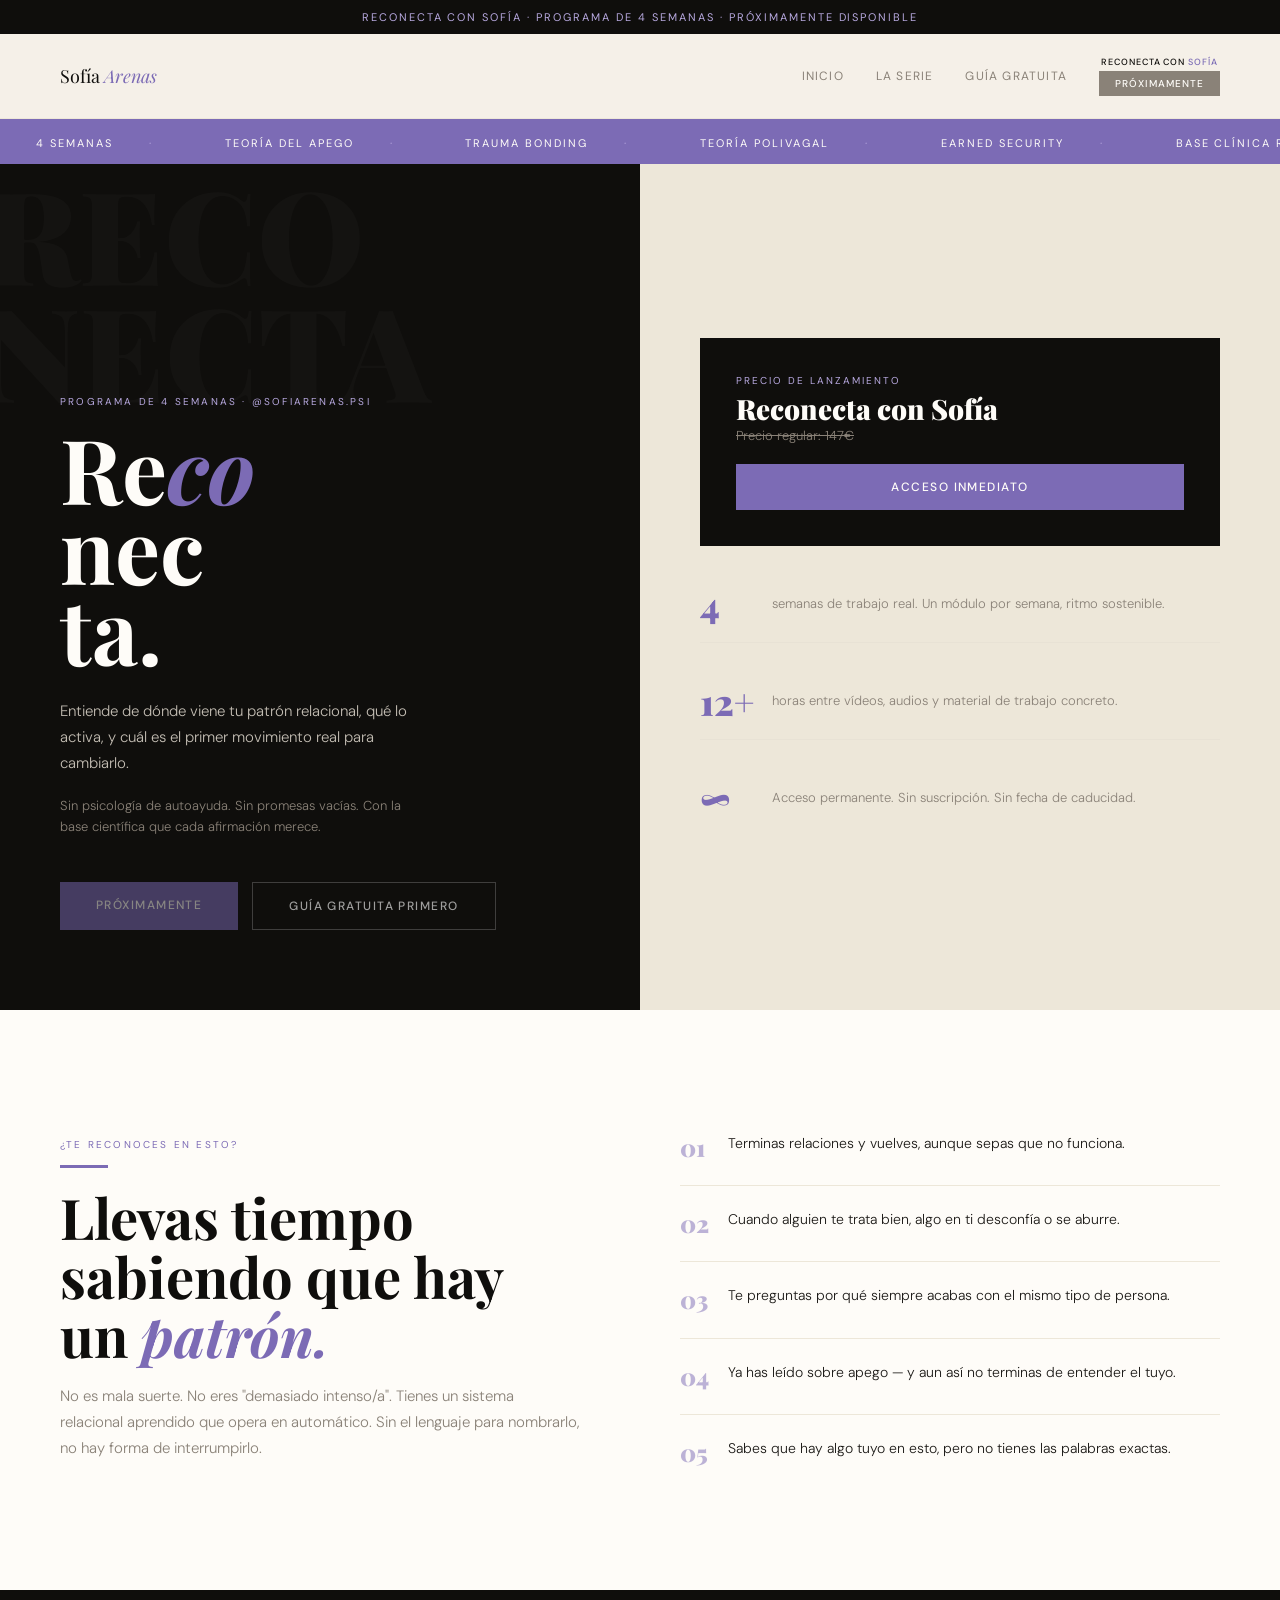
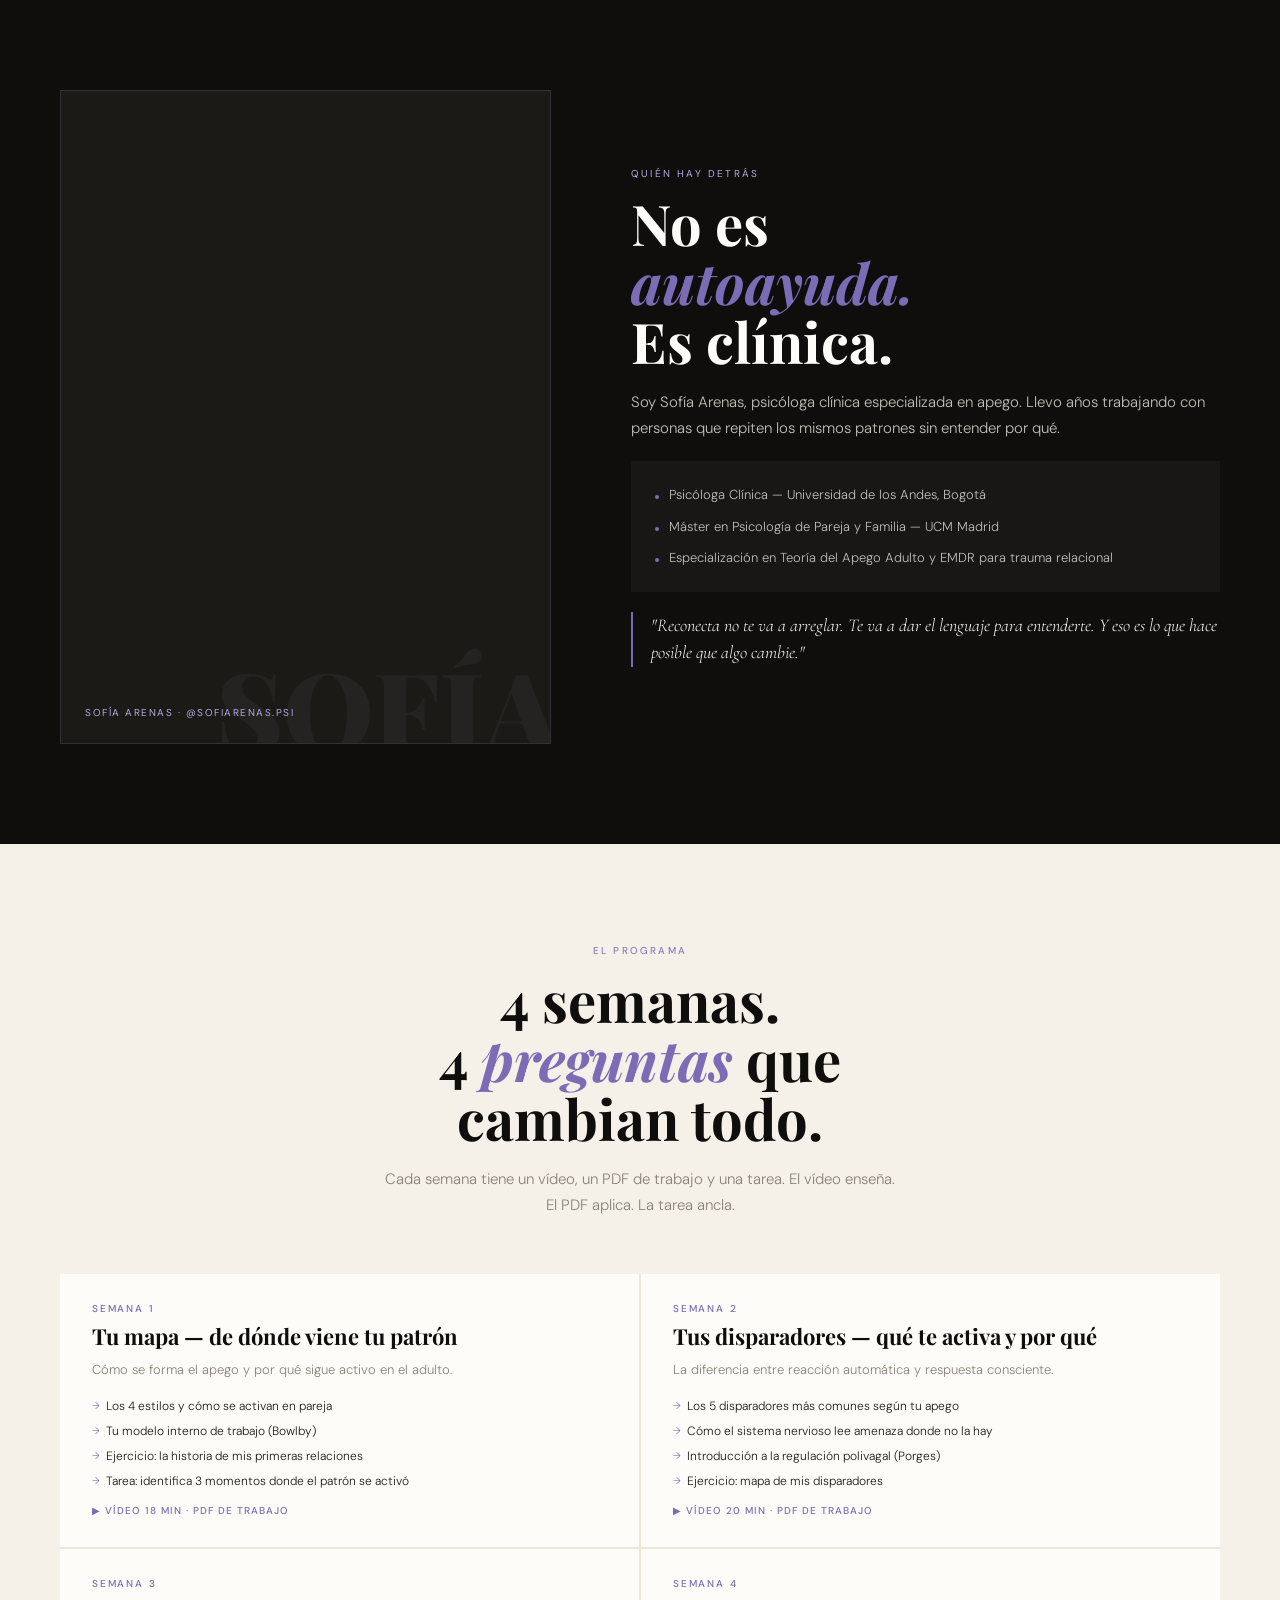
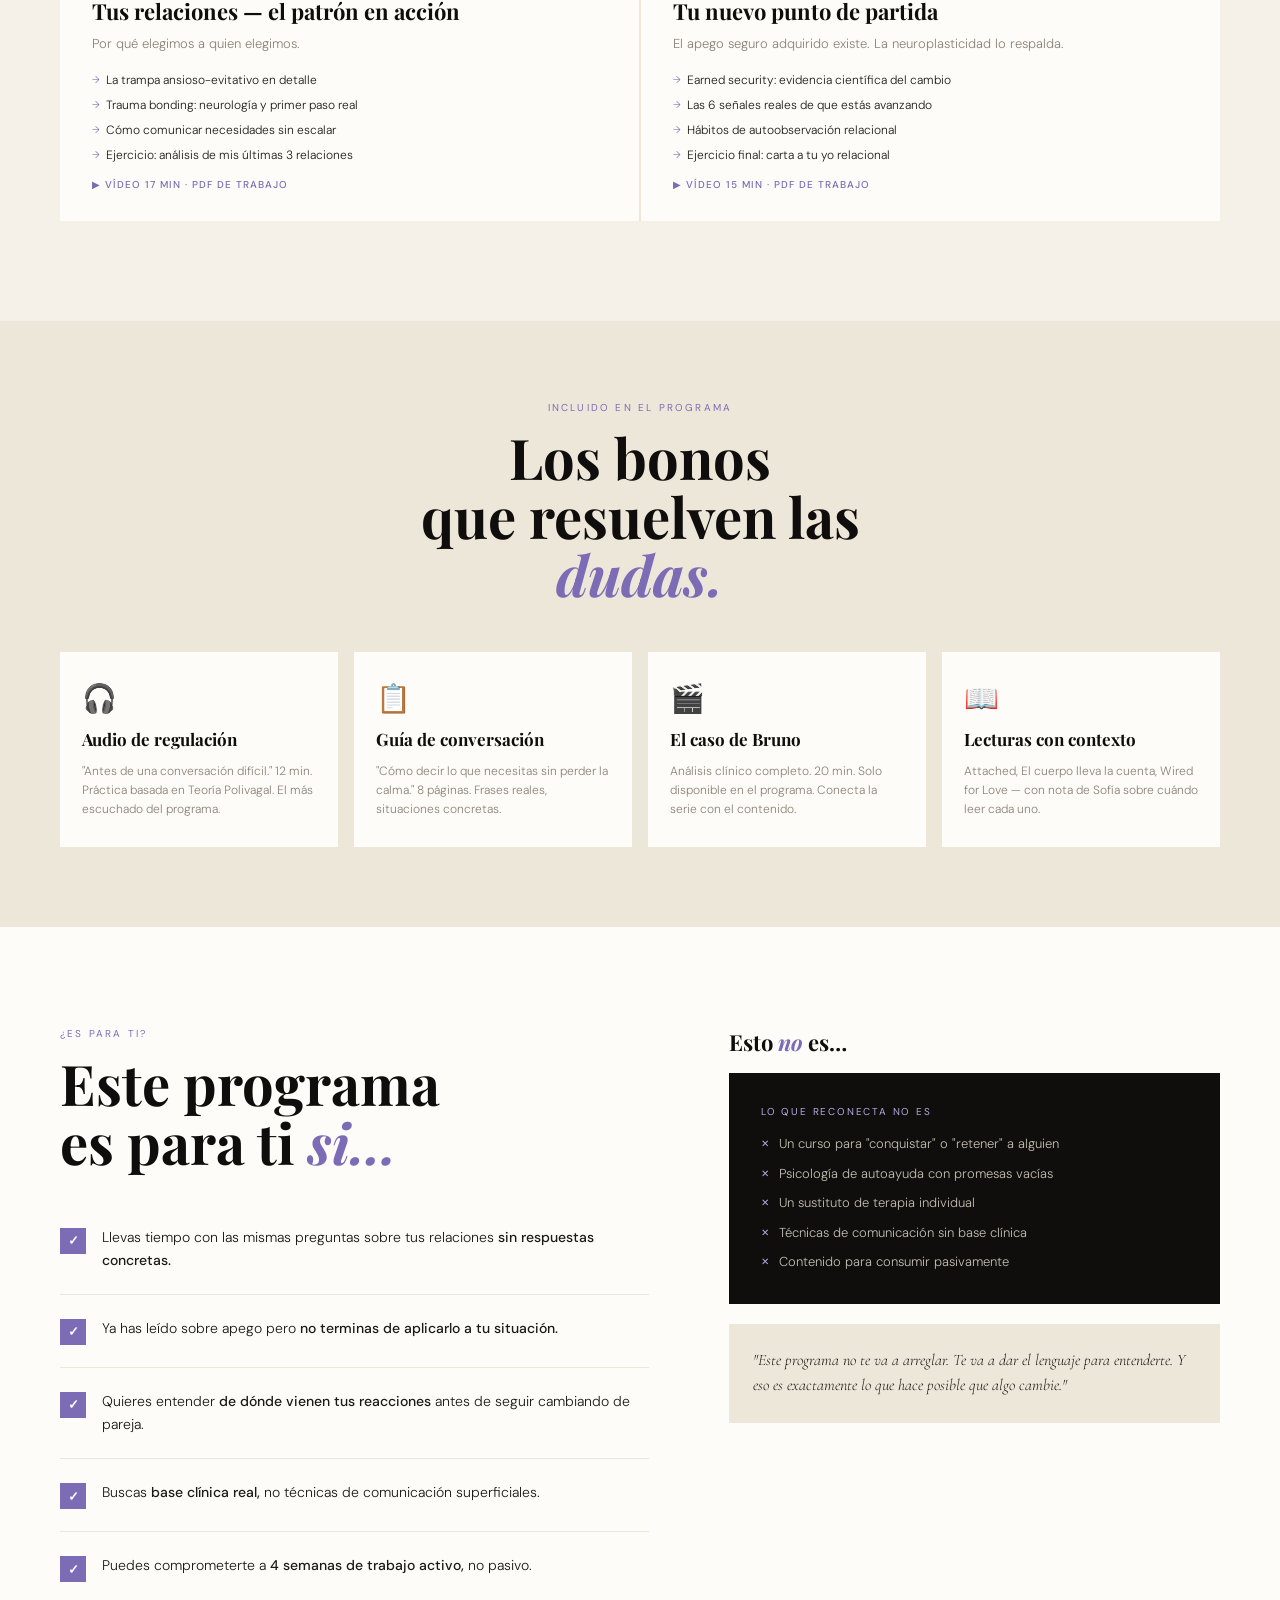
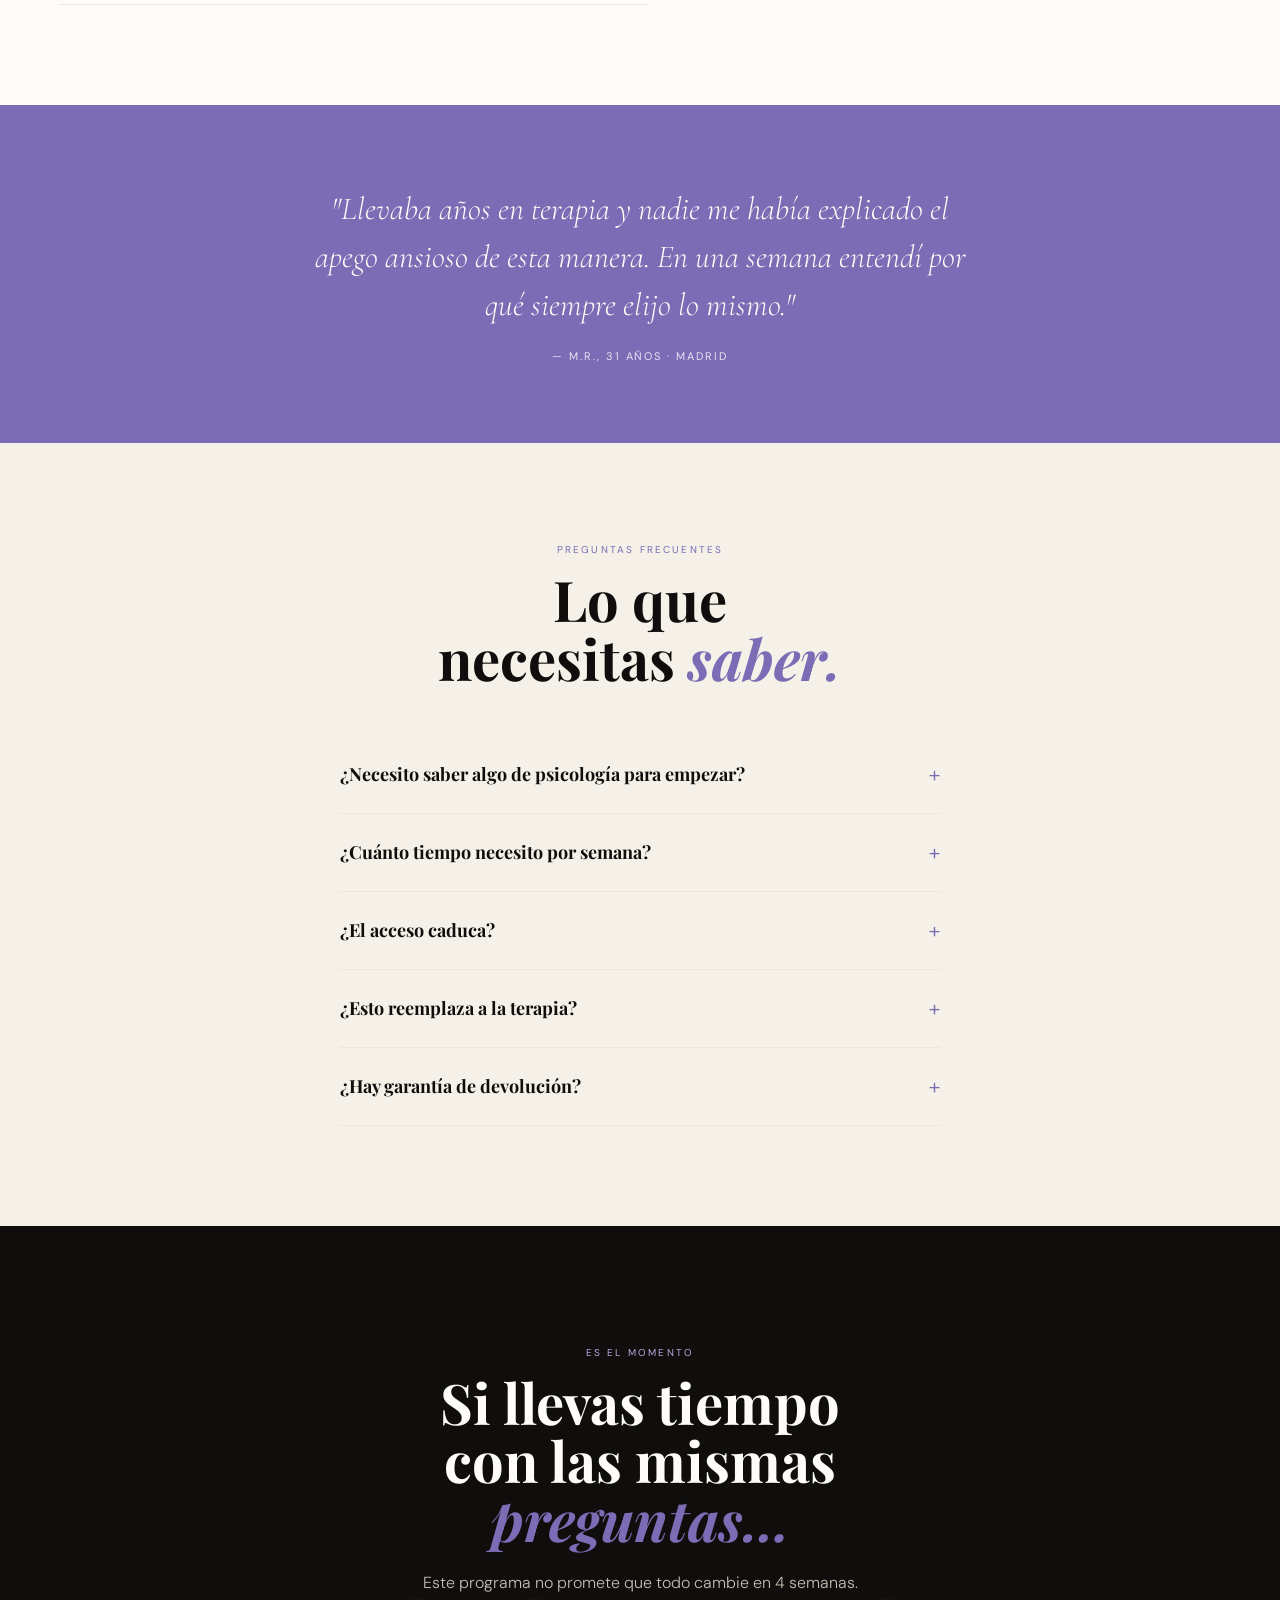
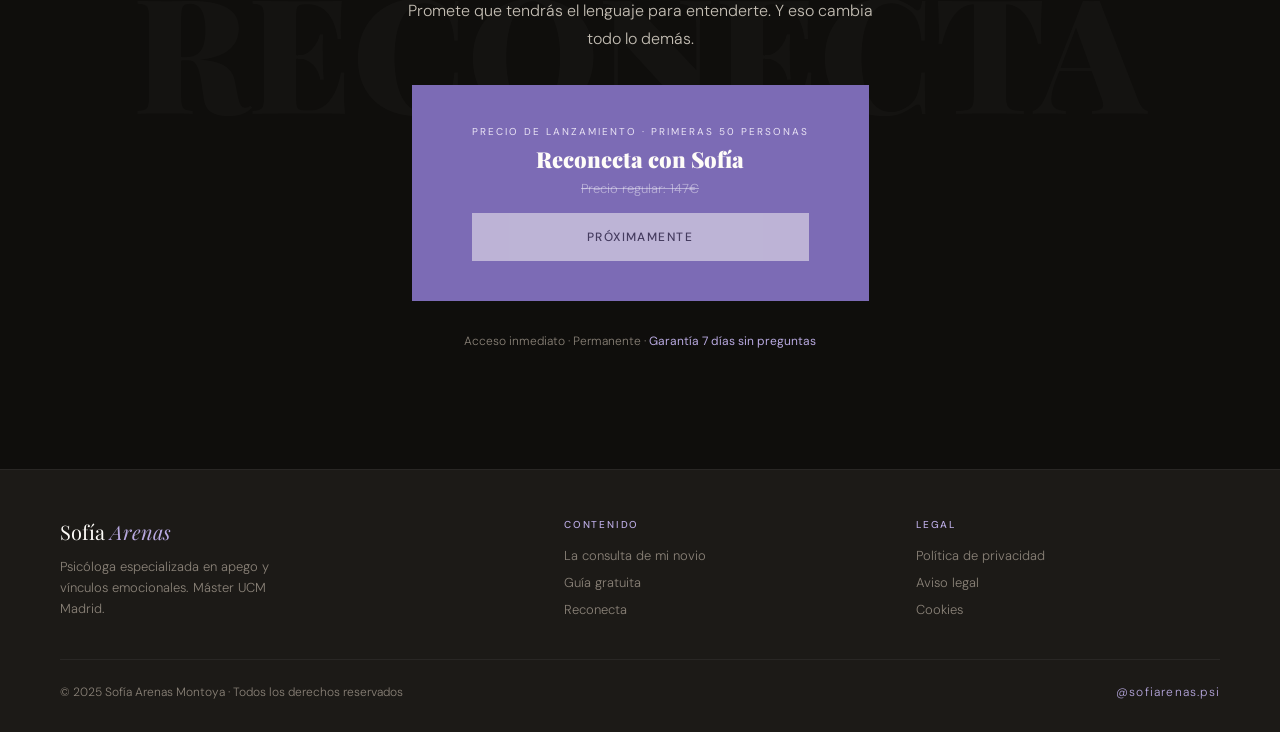
<file: reconecta.html>
<!DOCTYPE html>
<html lang="es">
<head>
<meta charset="UTF-8">
<meta name="viewport" content="width=device-width, initial-scale=1.0">
<meta name="description" content="Reconecta con Sofía — Programa de 4 semanas de Sofía Arenas. Entiende tu patrón relacional con base clínica real.">
<title>Reconecta — Programa de 4 semanas · Sofía Arenas</title>
<link rel="stylesheet" href="css/style.css">
<style>
/* HERO */
.rc-hero { display: grid; grid-template-columns: 1fr 1fr; min-height: 94vh; }
.rc-hero-left { background: var(--black); padding: 80px 60px; display: flex; flex-direction: column; justify-content: flex-end; position: relative; overflow: hidden; }
.rc-hero-left::before { content: 'RECO\ANECTA'; position: absolute; top: 10px; left: -15px; font-family: var(--font-display); font-size: 130px; font-weight: 900; color: rgba(255,255,255,.025); pointer-events: none; line-height: .9; white-space: pre; }
.rc-hero-right { background: var(--cream-dark); padding: 80px 60px; display: flex; flex-direction: column; justify-content: center; gap: 20px; }
.price-big-box { background: var(--black); padding: 36px; }
.price-big-label { font-size: 10px; letter-spacing: .2em; text-transform: uppercase; color: var(--lila); margin-bottom: 8px; font-weight: 400; }
.price-big-num { font-family: var(--font-display); font-size: 72px; font-weight: 900; color: var(--white); line-height: 1; margin-bottom: 4px; }
.price-big-old { font-size: 13px; color: var(--warm-gray); text-decoration: line-through; margin-bottom: 20px; }
.price-big-cta { display: block; background: var(--lila-dark); color: var(--white); padding: 15px; text-align: center; font-size: 12px; letter-spacing: .12em; text-transform: uppercase; font-weight: 500; transition: background .2s; }
.price-big-cta:hover { background: var(--lila-mid); }
.rc-stat { padding: 20px 0; border-bottom: 1px solid var(--cream-mid); display: flex; gap: 16px; align-items: center; }
.rc-stat:last-of-type { border-bottom: none; }
.rc-stat-num { font-family: var(--font-display); font-size: 36px; font-weight: 900; color: var(--lila-dark); min-width: 56px; line-height: 1; }
.rc-stat-text { font-size: 13px; color: var(--warm-gray); line-height: 1.5; font-weight: 300; }

/* DOLOR */
.dolor { padding: 100px 60px; background: var(--white); display: grid; grid-template-columns: 1fr 1fr; gap: 80px; align-items: center; }
.dolor-items { display: flex; flex-direction: column; gap: 0; }
.dolor-item { display: flex; gap: 16px; align-items: flex-start; padding: 22px 0; border-bottom: 1px solid var(--cream-dark); }
.dolor-item:last-child { border-bottom: none; }
.dolor-num { font-family: var(--font-display); font-size: 24px; font-weight: 900; color: var(--lila-dark); min-width: 32px; line-height: 1.3; opacity: .5; }
.dolor-text { font-size: 14px; color: var(--black-soft); line-height: 1.65; font-weight: 300; }

/* SOFÍA */
.rc-sofia { background: var(--black); padding: 100px 60px; display: grid; grid-template-columns: 1fr 1.2fr; gap: 80px; align-items: center; }
.rc-sofia-photo { background: var(--black-soft); aspect-ratio: 3/4; display: flex; align-items: flex-end; padding: 24px; border: 1px solid rgba(184,169,224,.15); position: relative; overflow: hidden; }
.rc-sofia-photo::before { content: 'SOFÍA'; position: absolute; bottom: -20px; right: -10px; font-family: var(--font-display); font-size: 110px; font-weight: 900; color: rgba(184,169,224,.06); line-height: 1; pointer-events: none; }
.rc-sofia-label { font-size: 10px; letter-spacing: .15em; text-transform: uppercase; color: var(--lila); font-weight: 400; position: relative; z-index: 1; }
.rc-cred { background: rgba(255,255,255,.04); padding: 24px; display: flex; flex-direction: column; gap: 12px; margin: 20px 0; }
.rc-cred-item { display: flex; gap: 10px; align-items: baseline; }
.rc-cred-dot { width: 4px; height: 4px; background: var(--lila-dark); border-radius: 50%; flex-shrink: 0; margin-top: 8px; }
.rc-cred-text { font-size: 13px; color: var(--warm-light); line-height: 1.5; font-weight: 300; }
.rc-quote { border-left: 2px solid var(--lila-dark); padding-left: 18px; }
.rc-quote-text { font-family: var(--font-italic); font-size: 18px; font-style: italic; color: var(--white); line-height: 1.55; font-weight: 300; }

/* MÓDULOS */
.modulos { padding: 100px 60px; background: var(--cream); }
.modulos-grid { display: grid; grid-template-columns: 1fr 1fr; gap: 2px; margin-top: 56px; background: var(--cream-dark); }
.modulo { background: var(--white); overflow: hidden; transition: background .25s; }
.modulo:hover { background: var(--lila-light); }
.modulo-head { padding: 28px 32px 0; }
.modulo-semana { font-size: 10px; letter-spacing: .18em; text-transform: uppercase; color: var(--lila-dark); font-weight: 500; margin-bottom: 8px; }
.modulo-titulo { font-family: var(--font-display); font-size: 22px; font-weight: 700; line-height: 1.2; margin-bottom: 10px; }
.modulo-desc { font-size: 13px; color: var(--warm-gray); line-height: 1.6; font-weight: 300; }
.modulo-body { padding: 16px 32px 28px; }
.modulo-items { list-style: none; display: flex; flex-direction: column; gap: 7px; }
.modulo-items li { font-size: 12px; color: var(--black-soft); padding-left: 14px; position: relative; line-height: 1.5; font-weight: 300; }
.modulo-items li::before { content: '→'; position: absolute; left: 0; color: var(--lila-dark); font-size: 10px; top: 1px; }
.modulo-formato { display: inline-block; font-size: 10px; letter-spacing: .1em; text-transform: uppercase; color: var(--lila-dark); font-weight: 500; margin-top: 14px; }

/* BONOS */
.bonos { padding: 80px 60px; background: var(--cream-dark); }
.bonos-grid { display: grid; grid-template-columns: repeat(4, 1fr); gap: 16px; margin-top: 48px; }
.bono-card { background: var(--white); padding: 28px 22px; display: flex; flex-direction: column; gap: 12px; transition: transform .2s; }
.bono-card:hover { transform: translateY(-4px); }
.bono-icon { font-size: 28px; }
.bono-titulo { font-family: var(--font-display); font-size: 17px; font-weight: 700; line-height: 1.2; }
.bono-desc { font-size: 12px; color: var(--warm-gray); line-height: 1.6; font-weight: 300; flex: 1; }

/* PARA QUIÉN */
.para-quien { padding: 100px 60px; background: var(--white); display: grid; grid-template-columns: 1.2fr 1fr; gap: 80px; }
.pq-list { display: flex; flex-direction: column; }
.pq-item { display: flex; gap: 16px; padding: 22px 0; border-bottom: 1px solid var(--cream-dark); align-items: flex-start; }
.pq-check { width: 26px; height: 26px; background: var(--lila-dark); display: flex; align-items: center; justify-content: center; flex-shrink: 0; margin-top: 2px; font-size: 13px; color: var(--white); font-weight: 700; }
.pq-text { font-size: 14px; color: var(--black-soft); line-height: 1.65; font-weight: 300; }
.pq-text strong { font-weight: 500; }
.no-es { background: var(--black); padding: 32px; }
.no-es-title { font-size: 10px; letter-spacing: .18em; text-transform: uppercase; color: var(--lila); margin-bottom: 16px; font-weight: 400; }
.no-es-list { list-style: none; display: flex; flex-direction: column; gap: 10px; }
.no-es-list li { font-size: 13px; color: var(--warm-light); padding-left: 18px; position: relative; line-height: 1.5; font-weight: 300; }
.no-es-list li::before { content: '✕'; position: absolute; left: 0; color: var(--lila); font-size: 10px; top: 2px; }
.sofia-note { background: var(--cream-dark); padding: 24px; margin-top: 20px; }
.sofia-note-q { font-family: var(--font-italic); font-size: 16px; font-style: italic; color: var(--black-soft); line-height: 1.6; font-weight: 300; }

/* TESTIMONIAL */
.testimonial { background: var(--lila-dark); padding: 80px 60px; text-align: center; }
.testimonial-quote { font-family: var(--font-italic); font-size: clamp(20px, 3vw, 32px); font-style: italic; color: var(--white); max-width: 680px; margin: 0 auto 20px; line-height: 1.5; font-weight: 300; }
.testimonial-author { font-size: 11px; letter-spacing: .18em; text-transform: uppercase; color: var(--lila-light); font-weight: 400; }

/* FAQ */
.faq { padding: 100px 60px; max-width: 720px; margin: 0 auto; }
.faq-item { border-bottom: 1px solid var(--cream-dark); }
.faq-q { font-family: var(--font-display); font-size: 18px; font-weight: 700; padding: 24px 0; cursor: pointer; display: flex; justify-content: space-between; align-items: center; gap: 20px; user-select: none; }
.faq-q::after { content: '+'; font-family: var(--font-body); font-size: 22px; font-weight: 300; color: var(--lila-dark); flex-shrink: 0; transition: transform .2s; }
.faq-item.open .faq-q::after { transform: rotate(45deg); }
.faq-a { font-size: 14px; line-height: 1.75; color: var(--warm-gray); font-weight: 300; max-height: 0; overflow: hidden; transition: max-height .35s ease; }
.faq-a-inner { padding-bottom: 20px; }

/* CTA FINAL */
.rc-cta { background: var(--black); padding: 120px 60px; text-align: center; position: relative; overflow: hidden; }
.rc-cta::before { content: 'RECONECTA'; position: absolute; top: 50%; left: 50%; transform: translate(-50%,-50%); font-family: var(--font-display); font-size: clamp(60px, 13vw, 160px); font-weight: 900; color: rgba(255,255,255,.025); white-space: nowrap; pointer-events: none; }
.rc-cta-price-box { display: inline-flex; flex-direction: column; align-items: center; background: var(--lila-dark); padding: 40px 60px; gap: 10px; position: relative; margin: 32px 0; }
.rc-cta-label { font-size: 10px; letter-spacing: .2em; text-transform: uppercase; color: var(--lila-light); font-weight: 400; }
.rc-cta-price { font-family: var(--font-display); font-size: 72px; font-weight: 900; color: var(--white); line-height: 1; }
.rc-cta-old { font-size: 13px; color: rgba(255,255,255,.45); text-decoration: line-through; }
.rc-cta-btn { display: block; background: var(--white); color: var(--black); padding: 16px 44px; font-size: 12px; letter-spacing: .12em; text-transform: uppercase; font-weight: 500; font-family: var(--font-body); cursor: pointer; border: none; transition: all .2s; margin-top: 6px; width: 100%; text-align: center; }
.rc-cta-btn:hover { background: var(--black); color: var(--white); }
.rc-garantia { font-size: 12px; color: var(--warm-gray); position: relative; }
.rc-garantia strong { color: var(--lila); font-weight: 400; }

@media (max-width: 900px) {
  .rc-hero { grid-template-columns: 1fr; min-height: auto; }
  .rc-hero-left { padding: 60px 24px; min-height: 80vh; }
  .rc-hero-right { padding: 48px 24px; }
  .dolor { grid-template-columns: 1fr; padding: 72px 24px; gap: 48px; }
  .rc-sofia { grid-template-columns: 1fr; padding: 72px 24px; gap: 40px; }
  .modulos { padding: 72px 24px; }
  .modulos-grid { grid-template-columns: 1fr; }
  .bonos { padding: 60px 24px; }
  .bonos-grid { grid-template-columns: 1fr 1fr; }
  .para-quien { grid-template-columns: 1fr; padding: 72px 24px; gap: 40px; }
  .testimonial { padding: 60px 24px; }
  .faq { padding: 60px 24px; }
  .rc-cta { padding: 80px 24px; }
  .rc-cta-price-box { padding: 32px 36px; }
}
</style>
</head>
<body>

<div class="topbar">Reconecta con Sofía · Programa de 4 semanas · Próximamente disponible</div>

<nav>
  <a href="index.html" class="nav-logo">Sofía <em>Arenas</em></a>
  <div class="nav-links">
    <a href="index.html">Inicio</a>
    <a href="serie.html">La serie</a>
    <a href="guia.html">Guía gratuita</a>
    <div style="display:flex;flex-direction:column;align-items:center;gap:3px;"><span style="font-size:9px;letter-spacing:.1em;text-transform:uppercase;font-weight:500;"><span style="color:#100e0c;">Reconecta con </span><span style="color:#7b6bb5;">Sofía</span></span><span class="nav-cta" style="background:var(--warm-gray) !important;cursor:default;pointer-events:none;font-size:10px;padding:6px 16px;">Próximamente</span></div>
  </div>
  <div class="nav-hamburger"><span></span><span></span><span></span></div>
</nav>

<!-- TICKER -->
<div class="ticker">
  <div class="ticker-inner">
    <span class="ticker-item">4 semanas</span><span class="ticker-item">Teoría del Apego</span><span class="ticker-item">Trauma bonding</span><span class="ticker-item">Teoría Polivagal</span><span class="ticker-item">Earned Security</span><span class="ticker-item">Base clínica real</span><span class="ticker-item">Bowlby · Porges · Tatkin</span><span class="ticker-item">Reconecta con Sofía</span>
    <span class="ticker-item">4 semanas</span><span class="ticker-item">Teoría del Apego</span><span class="ticker-item">Trauma bonding</span><span class="ticker-item">Teoría Polivagal</span><span class="ticker-item">Earned Security</span><span class="ticker-item">Base clínica real</span><span class="ticker-item">Bowlby · Porges · Tatkin</span><span class="ticker-item">Reconecta con Sofía</span>
  </div>
</div>

<!-- HERO -->
<section class="rc-hero">
  <div class="rc-hero-left">
    <div class="hero-tag fade-up" style="color:var(--lila);font-size:10px;letter-spacing:.22em;text-transform:uppercase;margin-bottom:20px;font-weight:400;">Programa de 4 semanas · @sofiarenas.psi</div>
    <h1 class="section-title fade-up fade-up-d1" style="color:var(--white);font-size:clamp(52px,7vw,92px);line-height:.9;margin-bottom:28px;">Re<em>co</em><br>nec<br>ta.</h1>
    <p style="font-size:15px;color:var(--warm-light);line-height:1.75;max-width:380px;margin-bottom:20px;font-weight:300;" class="fade-up fade-up-d2">Entiende de dónde viene tu patrón relacional, qué lo activa, y cuál es el primer movimiento real para cambiarlo.</p>
    <p style="font-size:13px;color:var(--warm-gray);line-height:1.6;max-width:360px;margin-bottom:44px;font-weight:300;" class="fade-up fade-up-d3">Sin psicología de autoayuda. Sin promesas vacías. Con la base científica que cada afirmación merece.</p>
    <div class="fade-up fade-up-d4" style="display:flex;gap:14px;flex-wrap:wrap;">
      <span class="btn btn-lila" style="opacity:.5;cursor:default;pointer-events:none;">Próximamente</span>
      <a href="guia.html" class="btn btn-outline" style="color:rgba(255,255,255,.6);border-color:rgba(255,255,255,.2);">Guía gratuita primero</a>
    </div>
  </div>
  <div class="rc-hero-right fade-up">
    <div class="price-big-box">
      <div class="price-big-label">Precio de lanzamiento</div>
      <div class="price-big-num" style="font-size:28px;">Reconecta con Sofía</div>
      <div class="price-big-old">Precio regular: 147€</div>
      <a href="#comprar" class="price-big-cta">Acceso inmediato</a>
    </div>
    <div class="rc-stat"><div class="rc-stat-num">4</div><div class="rc-stat-text">semanas de trabajo real. Un módulo por semana, ritmo sostenible.</div></div>
    <div class="rc-stat"><div class="rc-stat-num">12+</div><div class="rc-stat-text">horas entre vídeos, audios y material de trabajo concreto.</div></div>
    <div class="rc-stat"><div class="rc-stat-num">∞</div><div class="rc-stat-text">Acceso permanente. Sin suscripción. Sin fecha de caducidad.</div></div>
  </div>
</section>

<!-- DOLOR -->
<section class="dolor">
  <div class="fade-up">
    <span class="section-tag">¿Te reconoces en esto?</span>
    <div class="section-divider"></div>
    <h2 class="section-title">Llevas tiempo<br>sabiendo que hay<br>un <em>patrón.</em></h2>
    <p class="section-sub">No es mala suerte. No eres "demasiado intenso/a". Tienes un sistema relacional aprendido que opera en automático. Sin el lenguaje para nombrarlo, no hay forma de interrumpirlo.</p>
  </div>
  <div class="dolor-items fade-up fade-up-d1">
    <div class="dolor-item"><div class="dolor-num">01</div><div class="dolor-text">Terminas relaciones y vuelves, aunque sepas que no funciona.</div></div>
    <div class="dolor-item"><div class="dolor-num">02</div><div class="dolor-text">Cuando alguien te trata bien, algo en ti desconfía o se aburre.</div></div>
    <div class="dolor-item"><div class="dolor-num">03</div><div class="dolor-text">Te preguntas por qué siempre acabas con el mismo tipo de persona.</div></div>
    <div class="dolor-item"><div class="dolor-num">04</div><div class="dolor-text">Ya has leído sobre apego — y aun así no terminas de entender el tuyo.</div></div>
    <div class="dolor-item"><div class="dolor-num">05</div><div class="dolor-text">Sabes que hay algo tuyo en esto, pero no tienes las palabras exactas.</div></div>
  </div>
</section>

<!-- SOFÍA -->
<section class="rc-sofia">
  <div class="rc-sofia-photo fade-up"><span class="rc-sofia-label">Sofía Arenas · @sofiarenas.psi</span></div>
  <div class="fade-up fade-up-d1">
    <span class="section-tag" style="color:var(--lila);">Quién hay detrás</span>
    <h2 class="section-title" style="color:var(--white);">No es<br><em>autoayuda.</em><br>Es clínica.</h2>
    <p style="font-size:15px;color:var(--warm-light);line-height:1.75;font-weight:300;margin-bottom:16px;">Soy Sofía Arenas, psicóloga clínica especializada en apego. Llevo años trabajando con personas que repiten los mismos patrones sin entender por qué.</p>
    <div class="rc-cred">
      <div class="rc-cred-item"><div class="rc-cred-dot"></div><div class="rc-cred-text">Psicóloga Clínica — Universidad de los Andes, Bogotá</div></div>
      <div class="rc-cred-item"><div class="rc-cred-dot"></div><div class="rc-cred-text">Máster en Psicología de Pareja y Familia — UCM Madrid</div></div>
      <div class="rc-cred-item"><div class="rc-cred-dot"></div><div class="rc-cred-text">Especialización en Teoría del Apego Adulto y EMDR para trauma relacional</div></div>
    </div>
    <div class="rc-quote">
      <div class="rc-quote-text">"Reconecta no te va a arreglar. Te va a dar el lenguaje para entenderte. Y eso es lo que hace posible que algo cambie."</div>
    </div>
  </div>
</section>

<!-- MÓDULOS -->
<section class="modulos">
  <div class="fade-up" style="text-align:center;max-width:520px;margin:0 auto;">
    <span class="section-tag">El programa</span>
    <h2 class="section-title">4 semanas.<br>4 <em>preguntas</em> que<br>cambian todo.</h2>
    <p class="section-sub" style="margin:0 auto;">Cada semana tiene un vídeo, un PDF de trabajo y una tarea. El vídeo enseña. El PDF aplica. La tarea ancla.</p>
  </div>
  <div class="modulos-grid">
    <div class="modulo fade-up">
      <div class="modulo-head"><div class="modulo-semana">Semana 1</div><div class="modulo-titulo">Tu mapa — de dónde viene tu patrón</div><div class="modulo-desc">Cómo se forma el apego y por qué sigue activo en el adulto.</div></div>
      <div class="modulo-body"><ul class="modulo-items"><li>Los 4 estilos y cómo se activan en pareja</li><li>Tu modelo interno de trabajo (Bowlby)</li><li>Ejercicio: la historia de mis primeras relaciones</li><li>Tarea: identifica 3 momentos donde el patrón se activó</li></ul><span class="modulo-formato">▶ Vídeo 18 min · PDF de trabajo</span></div>
    </div>
    <div class="modulo fade-up fade-up-d1">
      <div class="modulo-head"><div class="modulo-semana">Semana 2</div><div class="modulo-titulo">Tus disparadores — qué te activa y por qué</div><div class="modulo-desc">La diferencia entre reacción automática y respuesta consciente.</div></div>
      <div class="modulo-body"><ul class="modulo-items"><li>Los 5 disparadores más comunes según tu apego</li><li>Cómo el sistema nervioso lee amenaza donde no la hay</li><li>Introducción a la regulación polivagal (Porges)</li><li>Ejercicio: mapa de mis disparadores</li></ul><span class="modulo-formato">▶ Vídeo 20 min · PDF de trabajo</span></div>
    </div>
    <div class="modulo fade-up">
      <div class="modulo-head"><div class="modulo-semana">Semana 3</div><div class="modulo-titulo">Tus relaciones — el patrón en acción</div><div class="modulo-desc">Por qué elegimos a quien elegimos.</div></div>
      <div class="modulo-body"><ul class="modulo-items"><li>La trampa ansioso-evitativo en detalle</li><li>Trauma bonding: neurología y primer paso real</li><li>Cómo comunicar necesidades sin escalar</li><li>Ejercicio: análisis de mis últimas 3 relaciones</li></ul><span class="modulo-formato">▶ Vídeo 17 min · PDF de trabajo</span></div>
    </div>
    <div class="modulo fade-up fade-up-d1">
      <div class="modulo-head"><div class="modulo-semana">Semana 4</div><div class="modulo-titulo">Tu nuevo punto de partida</div><div class="modulo-desc">El apego seguro adquirido existe. La neuroplasticidad lo respalda.</div></div>
      <div class="modulo-body"><ul class="modulo-items"><li>Earned security: evidencia científica del cambio</li><li>Las 6 señales reales de que estás avanzando</li><li>Hábitos de autoobservación relacional</li><li>Ejercicio final: carta a tu yo relacional</li></ul><span class="modulo-formato">▶ Vídeo 15 min · PDF de trabajo</span></div>
    </div>
  </div>
</section>

<!-- BONOS -->
<section class="bonos">
  <div class="fade-up" style="text-align:center;max-width:480px;margin:0 auto;">
    <span class="section-tag">Incluido en el programa</span>
    <h2 class="section-title">Los bonos<br>que resuelven las <em>dudas.</em></h2>
  </div>
  <div class="bonos-grid fade-up">
    <div class="bono-card"><div class="bono-icon">🎧</div><div class="bono-titulo">Audio de regulación</div><div class="bono-desc">"Antes de una conversación difícil." 12 min. Práctica basada en Teoría Polivagal. El más escuchado del programa.</div></div>
    <div class="bono-card"><div class="bono-icon">📋</div><div class="bono-titulo">Guía de conversación</div><div class="bono-desc">"Cómo decir lo que necesitas sin perder la calma." 8 páginas. Frases reales, situaciones concretas.</div></div>
    <div class="bono-card"><div class="bono-icon">🎬</div><div class="bono-titulo">El caso de Bruno</div><div class="bono-desc">Análisis clínico completo. 20 min. Solo disponible en el programa. Conecta la serie con el contenido.</div></div>
    <div class="bono-card"><div class="bono-icon">📖</div><div class="bono-titulo">Lecturas con contexto</div><div class="bono-desc">Attached, El cuerpo lleva la cuenta, Wired for Love — con nota de Sofía sobre cuándo leer cada uno.</div></div>
  </div>
</section>

<!-- PARA QUIÉN -->
<section class="para-quien">
  <div class="fade-up">
    <span class="section-tag">¿Es para ti?</span>
    <h2 class="section-title" style="margin-bottom:32px;">Este programa<br>es para ti <em>si…</em></h2>
    <div class="pq-list">
      <div class="pq-item"><div class="pq-check">✓</div><div class="pq-text">Llevas tiempo con las mismas preguntas sobre tus relaciones <strong>sin respuestas concretas.</strong></div></div>
      <div class="pq-item"><div class="pq-check">✓</div><div class="pq-text">Ya has leído sobre apego pero <strong>no terminas de aplicarlo a tu situación.</strong></div></div>
      <div class="pq-item"><div class="pq-check">✓</div><div class="pq-text">Quieres entender <strong>de dónde vienen tus reacciones</strong> antes de seguir cambiando de pareja.</div></div>
      <div class="pq-item"><div class="pq-check">✓</div><div class="pq-text">Buscas <strong>base clínica real,</strong> no técnicas de comunicación superficiales.</div></div>
      <div class="pq-item"><div class="pq-check">✓</div><div class="pq-text">Puedes comprometerte a <strong>4 semanas de trabajo activo,</strong> no pasivo.</div></div>
    </div>
  </div>
  <div class="fade-up fade-up-d1">
    <h3 style="font-family:var(--font-display);font-size:22px;font-weight:700;margin-bottom:16px;">Esto <em style="font-style:italic;color:var(--lila-dark);">no</em> es…</h3>
    <div class="no-es">
      <div class="no-es-title">Lo que Reconecta no es</div>
      <ul class="no-es-list">
        <li>Un curso para "conquistar" o "retener" a alguien</li>
        <li>Psicología de autoayuda con promesas vacías</li>
        <li>Un sustituto de terapia individual</li>
        <li>Técnicas de comunicación sin base clínica</li>
        <li>Contenido para consumir pasivamente</li>
      </ul>
    </div>
    <div class="sofia-note">
      <div class="sofia-note-q">"Este programa no te va a arreglar. Te va a dar el lenguaje para entenderte. Y eso es exactamente lo que hace posible que algo cambie."</div>
    </div>
  </div>
</section>

<!-- TESTIMONIAL -->
<section class="testimonial">
  <blockquote class="testimonial-quote">"Llevaba años en terapia y nadie me había explicado el apego ansioso de esta manera. En una semana entendí por qué siempre elijo lo mismo."</blockquote>
  <div class="testimonial-author">— M.R., 31 años · Madrid</div>
</section>

<!-- FAQ -->
<section class="faq">
  <div class="fade-up" style="text-align:center;margin-bottom:48px;">
    <span class="section-tag">Preguntas frecuentes</span>
    <h2 class="section-title">Lo que<br>necesitas <em>saber.</em></h2>
  </div>
  <div class="faq-item fade-up"><div class="faq-q">¿Necesito saber algo de psicología para empezar?</div><div class="faq-a"><div class="faq-a-inner">No. El módulo 1 establece toda la base desde cero. Si descargaste la guía gratuita, llegas con ventaja — pero no es obligatorio.</div></div></div>
  <div class="faq-item fade-up"><div class="faq-q">¿Cuánto tiempo necesito por semana?</div><div class="faq-a"><div class="faq-a-inner">Entre 60 y 90 minutos. El vídeo dura entre 15 y 20 minutos. El resto es el trabajo en el PDF y la tarea semanal, que puedes hacer cuando quieras.</div></div></div>
  <div class="faq-item fade-up"><div class="faq-q">¿El acceso caduca?</div><div class="faq-a"><div class="faq-a-inner">No. Acceso permanente, incluyendo actualizaciones futuras del programa.</div></div></div>
  <div class="faq-item fade-up"><div class="faq-q">¿Esto reemplaza a la terapia?</div><div class="faq-a"><div class="faq-a-inner">No, y Reconecta no lo pretende. Es un primer paso estructurado. El módulo 4 incluye una guía sobre cuándo y cómo buscar acompañamiento terapéutico.</div></div></div>
  <div class="faq-item fade-up"><div class="faq-q">¿Hay garantía de devolución?</div><div class="faq-a"><div class="faq-a-inner">Sí. 7 días de garantía completa sin preguntas. Si en los primeros 7 días no es para ti, te devuelvo el importe íntegro.</div></div></div>
</section>

<!-- CTA FINAL -->
<section class="rc-cta" id="comprar">
  <span class="section-tag" style="color:var(--lila);position:relative;">Es el momento</span>
  <h2 class="section-title fade-up" style="color:var(--white);max-width:600px;margin:0 auto 20px;position:relative;">Si llevas tiempo<br>con las mismas<br><em>preguntas…</em></h2>
  <p style="font-size:16px;color:var(--warm-light);max-width:480px;margin:0 auto;line-height:1.75;font-weight:300;position:relative;" class="fade-up fade-up-d1">Este programa no promete que todo cambie en 4 semanas. Promete que tendrás el lenguaje para entenderte. Y eso cambia todo lo demás.</p>
  <div class="rc-cta-price-box fade-up fade-up-d2">
    <div class="rc-cta-label">Precio de lanzamiento · Primeras 50 personas</div>
    <div class="rc-cta-price" style="font-size:22px;">Reconecta con Sofía</div>
    <div class="rc-cta-old">Precio regular: 147€</div>
    <!-- REEMPLAZA # con tu link de Hotmart cuando lo tengas -->
    <span class="rc-cta-btn" style="opacity:.5;cursor:default;pointer-events:none;">Próximamente</span>
  </div>
  <div class="rc-garantia fade-up">Acceso inmediato · Permanente · <strong>Garantía 7 días sin preguntas</strong></div>
</section>

<footer>
  <div class="footer-top">
    <div><div class="footer-logo">Sofía <em>Arenas</em></div><div class="footer-tagline">Psicóloga especializada en apego y vínculos emocionales. Máster UCM Madrid.</div></div>
    <div><div class="footer-col-title">Contenido</div><div class="footer-col-links"><a href="serie.html">La consulta de mi novio</a><a href="guia.html">Guía gratuita</a><a href="reconecta.html">Reconecta</a></div></div>
    <div><div class="footer-col-title">Legal</div><div class="footer-col-links"><a href="privacidad.html">Política de privacidad</a><a href="aviso.html">Aviso legal</a><a href="cookies.html">Cookies</a></div></div>
  </div>
  <div class="footer-bottom"><div class="footer-copy">© 2025 Sofía Arenas Montoya · Todos los derechos reservados</div><div class="footer-ig">@sofiarenas.psi</div></div>
</footer>

<script src="js/main.js"></script>
</body>
</html>
</file>
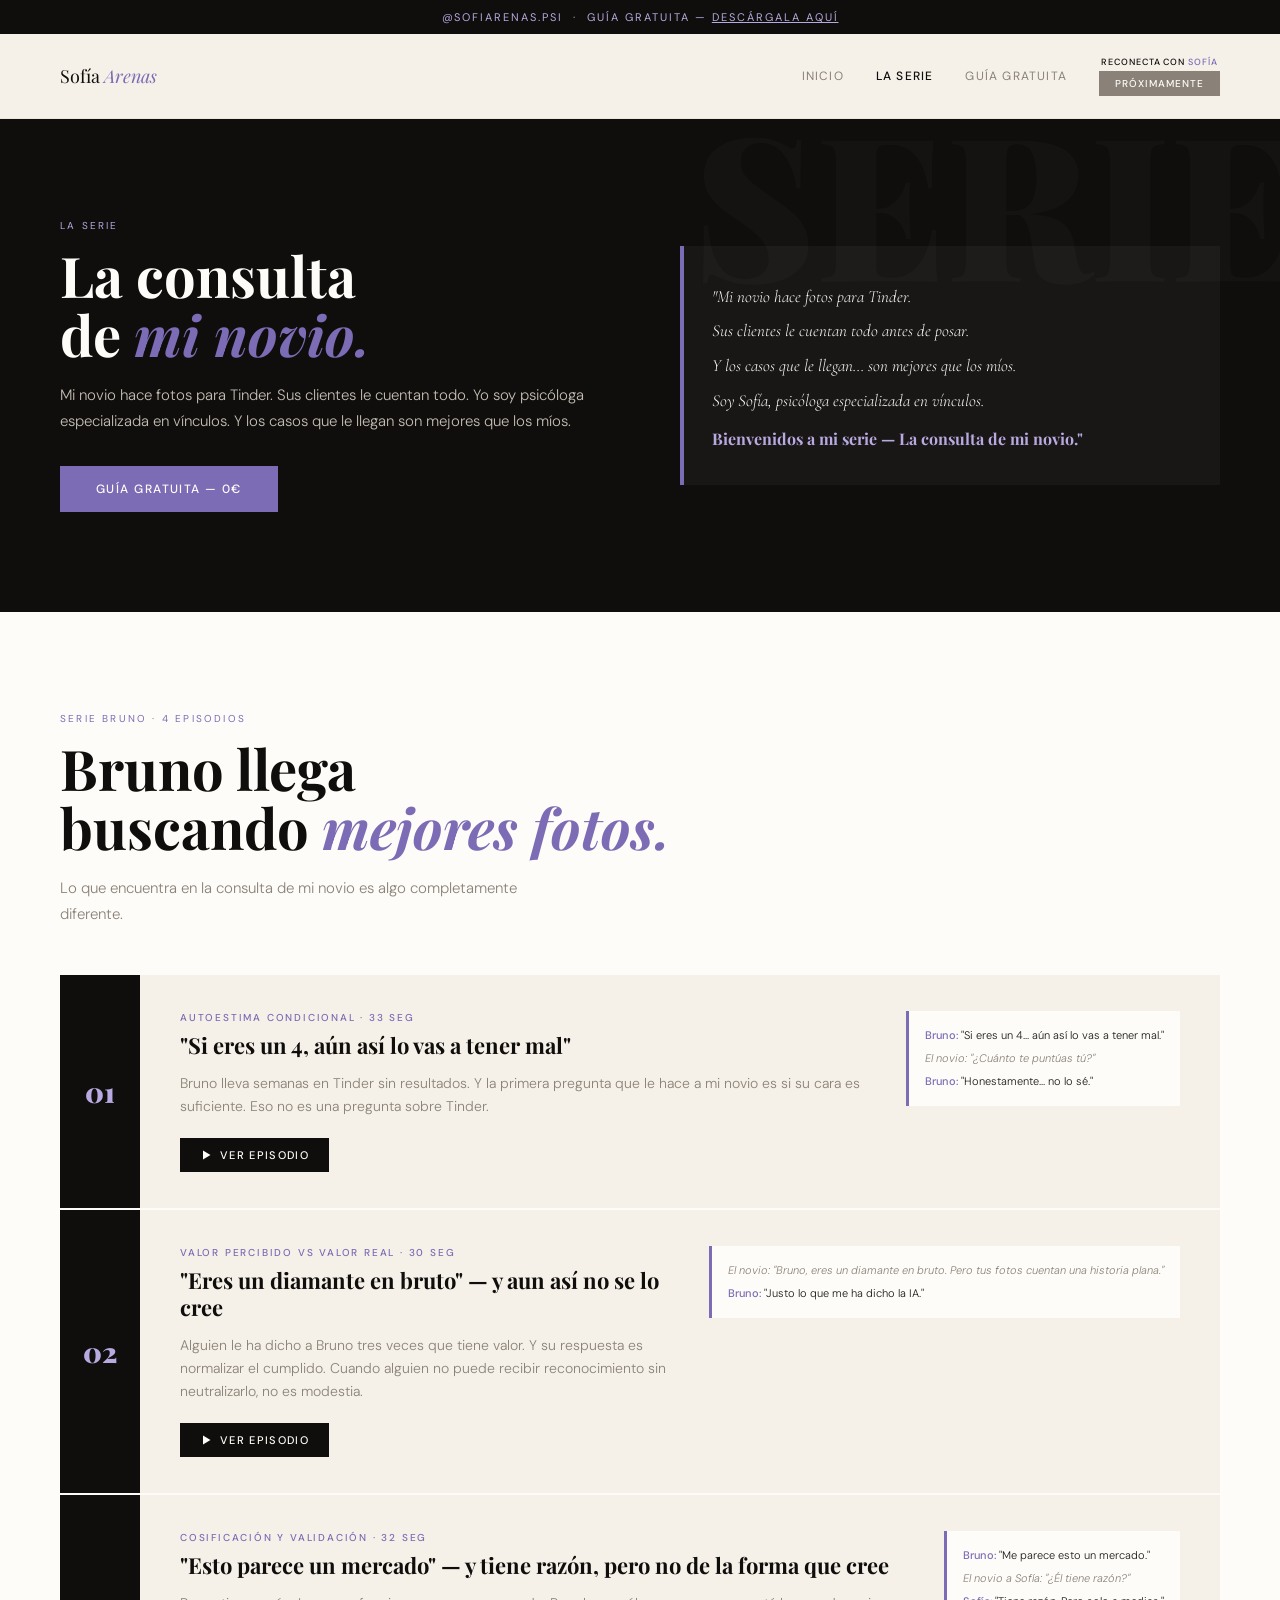
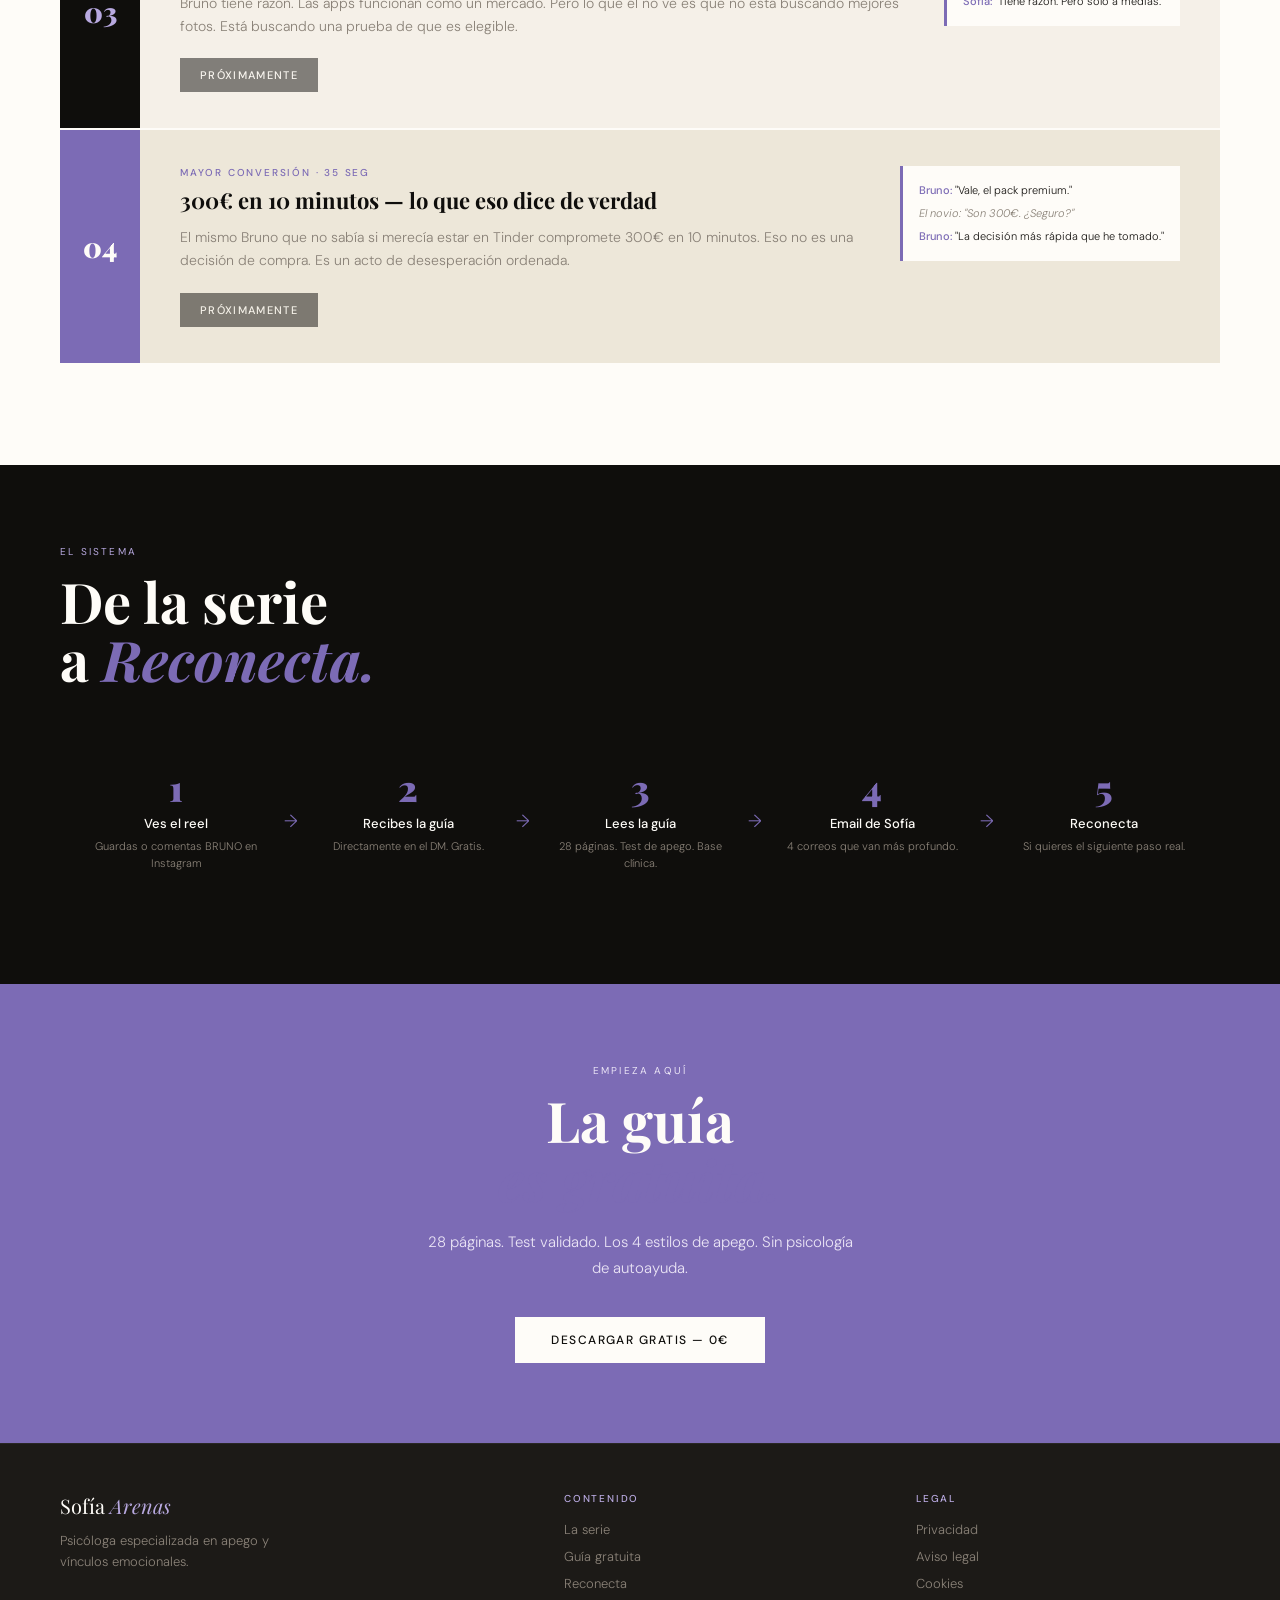
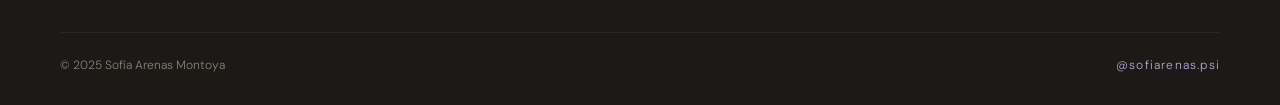
<file: serie.html>
<!DOCTYPE html>
<html lang="es">
<head>
<meta charset="UTF-8">
<meta name="viewport" content="width=device-width, initial-scale=1.0">
<meta name="description" content="La consulta de mi novio — Serie de Sofía Arenas.">
<title>La consulta de mi novio · Sofía Arenas</title>
<link rel="stylesheet" href="css/style.css">
<style>
.serie-hero{background:var(--black);padding:100px 60px;position:relative;overflow:hidden}
.serie-hero::before{content:'SERIE';position:absolute;top:-20px;right:-20px;font-family:var(--font-display);font-size:200px;font-weight:900;color:rgba(255,255,255,.025);pointer-events:none;line-height:1}
.serie-hero-inner{display:grid;grid-template-columns:1fr 1fr;gap:80px;align-items:center}
.apertura-card{background:rgba(255,255,255,.04);border-left:4px solid var(--lila-dark);padding:36px 28px}
.apertura-line{font-family:var(--font-italic);font-size:17px;font-style:italic;color:var(--white);line-height:1.8;font-weight:300;margin-bottom:4px}
.apertura-cierre{font-family:var(--font-display);font-size:16px;font-weight:700;color:var(--lila);margin-top:12px}
.episodios{padding:100px 60px;background:var(--white)}
.ep-card{display:grid;grid-template-columns:80px 1fr;background:var(--cream);margin-bottom:2px;transition:background .25s;overflow:hidden}
.ep-card:hover{background:var(--lila-light)}
.ep-card.featured{background:var(--cream-dark)}
.ep-num-col{background:var(--black);display:flex;align-items:center;justify-content:center;padding:40px 0}
.ep-num-col.accent{background:var(--lila-dark)}
.ep-num-text{font-family:var(--font-display);font-size:28px;font-weight:900;color:var(--lila)}
.ep-num-col.accent .ep-num-text{color:var(--white)}
.ep-content{padding:36px 40px;display:flex;gap:40px;align-items:flex-start}
.ep-main{flex:1}
.ep-patron{font-size:10px;letter-spacing:.18em;text-transform:uppercase;color:var(--lila-dark);font-weight:500;margin-bottom:8px}
.ep-titulo{font-family:var(--font-display);font-size:22px;font-weight:700;line-height:1.25;margin-bottom:12px}
.ep-desc{font-size:14px;color:var(--warm-gray);line-height:1.65;font-weight:300;margin-bottom:20px}
.ep-footer{display:flex;align-items:center;gap:16px;flex-wrap:wrap}
.ep-tag{display:inline-block;font-size:10px;padding:4px 12px;background:var(--lila-light);color:var(--lila-dark);font-weight:500;letter-spacing:.08em}
.ep-tag.dark{background:var(--lila-dark);color:var(--white)}
.ep-side{min-width:180px}
.ep-chat{background:var(--white);padding:16px;border-left:3px solid var(--lila-dark)}
.ep-chat-msg{font-size:11px;color:var(--black-soft);line-height:1.55;margin-bottom:6px;font-weight:300}
.ep-chat-msg:last-child{margin-bottom:0}
.ep-chat-msg strong{font-weight:500;color:var(--lila-dark)}
.ep-chat-reply{font-size:11px;color:var(--warm-gray);line-height:1.55;font-style:italic}
.btn-ep{display:inline-flex;align-items:center;gap:8px;padding:10px 20px;background:var(--black);color:var(--white);font-family:var(--font-body);font-size:11px;letter-spacing:.12em;text-transform:uppercase;font-weight:500;cursor:pointer;border:none;text-decoration:none;transition:background .2s,transform .15s;white-space:nowrap}
.btn-ep:hover{background:var(--lila-dark);transform:translateY(-1px)}
.btn-ep svg{width:12px;height:12px;fill:currentColor;flex-shrink:0}
.btn-ep.lila{background:var(--lila-dark)}
.btn-ep.lila:hover{background:var(--lila-mid)}
.ep-modal-overlay{position:fixed;inset:0;background:rgba(15,14,12,.88);z-index:1000;display:none;align-items:center;justify-content:center;padding:24px;backdrop-filter:blur(4px)}
.ep-modal-overlay.open{display:flex}
.ep-modal{background:var(--white);max-width:720px;width:100%;max-height:90vh;overflow-y:auto;position:relative;animation:modalIn .25s ease}
@keyframes modalIn{from{opacity:0;transform:translateY(20px)}to{opacity:1;transform:translateY(0)}}
.ep-modal-head{background:var(--black);padding:28px 32px;position:relative}
.ep-modal-close{position:absolute;top:20px;right:20px;width:32px;height:32px;background:rgba(255,255,255,.1);border:none;cursor:pointer;display:flex;align-items:center;justify-content:center;color:var(--white);font-size:18px;transition:background .2s}
.ep-modal-close:hover{background:var(--lila-dark)}
.ep-modal-num{font-size:10px;letter-spacing:.2em;text-transform:uppercase;color:var(--lila);margin-bottom:8px;font-weight:400}
.ep-modal-titulo{font-family:var(--font-display);font-size:21px;font-weight:700;color:var(--white);line-height:1.2;margin-bottom:6px}
.ep-modal-sub{font-size:12px;color:var(--warm-light);font-weight:300}
.ep-modal-body{padding:32px}
.ep-modal-section{margin-bottom:24px}
.ep-modal-label{font-size:10px;letter-spacing:.18em;text-transform:uppercase;color:var(--lila-dark);font-weight:500;margin-bottom:10px}
.ep-modal-timing{display:flex;flex-direction:column;gap:2px}
.ep-modal-timing-row{display:grid;grid-template-columns:28mm 1fr}
.ep-modal-timing-row:nth-child(odd){background:var(--cream-dark)}
.ep-modal-timing-row:nth-child(even){background:var(--cream)}
.ep-modal-timing-t{padding:8px 10px;font-size:10px;font-weight:700;color:var(--lila-dark);border-right:2px solid var(--lila-dark)}
.ep-modal-timing-d{padding:8px 12px;font-size:11px;color:var(--black-soft);font-weight:300;line-height:1.4}
.ep-modal-chat{display:flex;flex-direction:column;gap:6px}
.ep-modal-bubble{padding:10px 14px;font-size:13px;line-height:1.55;font-weight:300;max-width:88%}
.ep-modal-bubble.client{background:var(--lila-light);border-left:3px solid var(--lila-dark);color:var(--black-soft)}
.ep-modal-bubble.novio{background:var(--cream-dark);border-left:3px solid var(--warm-gray);color:var(--black-soft);align-self:flex-end;margin-left:auto}
.ep-modal-bubble.sofia{background:var(--lila-light);border-left:3px solid var(--lila-dark);color:var(--black-soft);align-self:flex-end;margin-left:auto}
.ep-modal-bubble-name{font-size:9px;font-weight:600;color:var(--warm-gray);margin-bottom:3px;letter-spacing:.08em;text-transform:uppercase}
.ep-modal-guion{background:var(--cream);padding:20px;border-left:4px solid var(--lila-dark);font-size:14px;line-height:1.9;color:var(--black-soft)}
.ep-modal-guion .punch{font-weight:700;color:#712B13}
.ep-modal-guion .bold{font-weight:700;color:var(--lila-dark)}
.ep-modal-guion .cta{font-weight:700;color:var(--teal)}
.ep-modal-caption{background:var(--black);padding:20px;font-size:13px;color:var(--warm-light);line-height:1.8;font-weight:300;white-space:pre-line}
.ep-modal-footer{border-top:1px solid var(--cream-dark);padding:20px 32px;display:flex;justify-content:space-between;align-items:center;gap:16px;flex-wrap:wrap}
.como-funciona{padding:80px 60px;background:var(--black)}
.flujo-grid{display:grid;grid-template-columns:repeat(5,1fr);gap:0;margin-top:48px}
.flujo-step{padding:32px 20px;text-align:center;position:relative}
.flujo-step::after{content:'→';position:absolute;right:-6px;top:50%;transform:translateY(-50%);font-size:18px;color:var(--lila-dark)}
.flujo-step:last-child::after{display:none}
.flujo-num{font-family:var(--font-display);font-size:36px;font-weight:900;color:var(--lila-dark);line-height:1;margin-bottom:10px}
.flujo-titulo{font-size:13px;font-weight:500;color:var(--white);margin-bottom:6px}
.flujo-desc{font-size:11px;color:var(--warm-gray);line-height:1.55;font-weight:300}
.cta-serie{padding:80px 60px;background:var(--lila-dark);text-align:center}
@media(max-width:900px){
  .serie-hero{padding:60px 24px}
  .serie-hero-inner{grid-template-columns:1fr;gap:40px}
  .episodios{padding:60px 24px}
  .ep-card{grid-template-columns:60px 1fr}
  .ep-content{flex-direction:column;padding:24px 20px;gap:16px}
  .ep-side{min-width:unset;width:100%}
  .ep-footer{flex-direction:column;align-items:flex-start}
  .como-funciona{padding:60px 24px}
  .flujo-grid{grid-template-columns:1fr 1fr;gap:2px}
  .flujo-step::after{display:none}
  .cta-serie{padding:60px 24px}
  .ep-modal{max-height:95vh}
  .ep-modal-timing-row{grid-template-columns:22mm 1fr}
}
</style>
</head>
<body>
<div class="topbar">@sofiarenas.psi &nbsp;·&nbsp; Guía gratuita — <a href="guia.html" style="color:var(--lila);text-decoration:underline;">Descárgala aquí</a></div>
<nav>
  <a href="index.html" class="nav-logo">Sofía <em>Arenas</em></a>
  <div class="nav-links">
    <a href="index.html">Inicio</a>
    <a href="serie.html" style="color:var(--black);font-weight:500;">La serie</a>
    <a href="guia.html">Guía gratuita</a>
    <div style="display:flex;flex-direction:column;align-items:center;gap:3px;"><span style="font-size:9px;letter-spacing:.1em;text-transform:uppercase;font-weight:500;"><span style="color:#100e0c;">Reconecta con </span><span style="color:#7b6bb5;">Sofía</span></span><span class="nav-cta" style="background:var(--warm-gray) !important;cursor:default;pointer-events:none;font-size:10px;padding:6px 16px;">Próximamente</span></div>
  </div>
  <div class="nav-hamburger"><span></span><span></span><span></span></div>
</nav>

<section class="serie-hero">
  <div class="serie-hero-inner">
    <div class="fade-up">
      <span class="section-tag" style="color:var(--lila);">La serie</span>
      <h1 class="section-title" style="color:var(--white);">La consulta<br>de <em>mi novio.</em></h1>
      <p style="font-size:15px;color:var(--warm-light);line-height:1.75;font-weight:300;margin-bottom:32px;">Mi novio hace fotos para Tinder. Sus clientes le cuentan todo. Yo soy psicóloga especializada en vínculos. Y los casos que le llegan son mejores que los míos.</p>
      <a href="guia.html" class="btn btn-lila">Guía gratuita — 0€</a>
    </div>
    <div class="apertura-card fade-up fade-up-d2">
      <div class="apertura-line">"Mi novio hace fotos para Tinder.</div>
      <div class="apertura-line">Sus clientes le cuentan todo antes de posar.</div>
      <div class="apertura-line">Y los casos que le llegan... son mejores que los míos.</div>
      <div class="apertura-line">Soy Sofía, psicóloga especializada en vínculos.</div>
      <div class="apertura-cierre">Bienvenidos a mi serie — La consulta de mi novio."</div>
    </div>
  </div>
</section>

<section class="episodios">
  <div class="fade-up" style="margin-bottom:48px;">
    <span class="section-tag">Serie Bruno · 4 episodios</span>
    <h2 class="section-title">Bruno llega<br>buscando <em>mejores fotos.</em></h2>
    <p class="section-sub">Lo que encuentra en la consulta de mi novio es algo completamente diferente.</p>
  </div>

  <div class="ep-card fade-up">
    <div class="ep-num-col"><div class="ep-num-text">01</div></div>
    <div class="ep-content">
      <div class="ep-main">
        <div class="ep-patron">Autoestima condicional · 33 seg</div>
        <div class="ep-titulo">"Si eres un 4, aún así lo vas a tener mal"</div>
        <div class="ep-desc">Bruno lleva semanas en Tinder sin resultados. Y la primera pregunta que le hace a mi novio es si su cara es suficiente. Eso no es una pregunta sobre Tinder.</div>
        <div class="ep-footer">
          <a href="https://www.instagram.com/reel/DYe27g5ta_x/" target="_blank" class="btn-ep"><svg viewBox="0 0 16 16"><polygon points="4,2 14,8 4,14"/></svg> Ver episodio</a>
        </div>
      </div>
      <div class="ep-side">
        <div class="ep-chat">
          <div class="ep-chat-msg"><strong>Bruno:</strong> "Si eres un 4... aún así lo vas a tener mal."</div>
          <div class="ep-chat-reply">El novio: "¿Cuánto te puntúas tú?"</div>
          <div class="ep-chat-msg" style="margin-top:6px;"><strong>Bruno:</strong> "Honestamente... no lo sé."</div>
        </div>
      </div>
    </div>
  </div>

  <div class="ep-card fade-up">
    <div class="ep-num-col"><div class="ep-num-text">02</div></div>
    <div class="ep-content">
      <div class="ep-main">
        <div class="ep-patron">Valor percibido vs valor real · 30 seg</div>
        <div class="ep-titulo">"Eres un diamante en bruto" — y aun así no se lo cree</div>
        <div class="ep-desc">Alguien le ha dicho a Bruno tres veces que tiene valor. Y su respuesta es normalizar el cumplido. Cuando alguien no puede recibir reconocimiento sin neutralizarlo, no es modestia.</div>
        <div class="ep-footer">
          <a href="https://www.instagram.com/reel/DYkC570NMXS/" target="_blank" class="btn-ep"><svg viewBox="0 0 16 16"><polygon points="4,2 14,8 4,14"/></svg> Ver episodio</a>
        </div>
      </div>
      <div class="ep-side">
        <div class="ep-chat">
          <div class="ep-chat-reply">El novio: "Bruno, eres un diamante en bruto. Pero tus fotos cuentan una historia plana."</div>
          <div class="ep-chat-msg" style="margin-top:6px;"><strong>Bruno:</strong> "Justo lo que me ha dicho la IA."</div>
        </div>
      </div>
    </div>
  </div>

  <div class="ep-card fade-up">
    <div class="ep-num-col"><div class="ep-num-text">03</div></div>
    <div class="ep-content">
      <div class="ep-main">
        <div class="ep-patron">Cosificación y validación · 32 seg</div>
        <div class="ep-titulo">"Esto parece un mercado" — y tiene razón, pero no de la forma que cree</div>
        <div class="ep-desc">Bruno tiene razón. Las apps funcionan como un mercado. Pero lo que él no ve es que no está buscando mejores fotos. Está buscando una prueba de que es elegible.</div>
        <div class="ep-footer">
          <span class="btn-ep" style="opacity:.5;cursor:default;pointer-events:none;">Próximamente</span>
        </div>
      </div>
      <div class="ep-side">
        <div class="ep-chat">
          <div class="ep-chat-msg"><strong>Bruno:</strong> "Me parece esto un mercado."</div>
          <div class="ep-chat-reply">El novio a Sofía: "¿Él tiene razón?"</div>
          <div class="ep-chat-msg" style="margin-top:6px;"><strong>Sofía:</strong> "Tiene razón. Pero solo a medias."</div>
        </div>
      </div>
    </div>
  </div>

  <div class="ep-card featured fade-up">
    <div class="ep-num-col accent"><div class="ep-num-text">04</div></div>
    <div class="ep-content">
      <div class="ep-main">
        <div class="ep-patron">Mayor conversión · 35 seg</div>
        <div class="ep-titulo">300€ en 10 minutos — lo que eso dice de verdad</div>
        <div class="ep-desc">El mismo Bruno que no sabía si merecía estar en Tinder compromete 300€ en 10 minutos. Eso no es una decisión de compra. Es un acto de desesperación ordenada.</div>
        <div class="ep-footer">
          <span class="btn-ep" style="opacity:.5;cursor:default;pointer-events:none;">Próximamente</span>
        </div>
      </div>
      <div class="ep-side">
        <div class="ep-chat" style="border-left-color:var(--lila-dark);">
          <div class="ep-chat-msg"><strong>Bruno:</strong> "Vale, el pack premium."</div>
          <div class="ep-chat-reply">El novio: "Son 300€. ¿Seguro?"</div>
          <div class="ep-chat-msg" style="margin-top:6px;"><strong>Bruno:</strong> "La decisión más rápida que he tomado."</div>
        </div>
      </div>
    </div>
  </div>
</section>

<section class="como-funciona">
  <div class="fade-up">
    <span class="section-tag" style="color:var(--lila);">El sistema</span>
    <h2 class="section-title" style="color:var(--white);">De la serie<br>a <em>Reconecta.</em></h2>
  </div>
  <div class="flujo-grid fade-up">
    <div class="flujo-step"><div class="flujo-num">1</div><div class="flujo-titulo">Ves el reel</div><div class="flujo-desc">Guardas o comentas BRUNO en Instagram</div></div>
    <div class="flujo-step"><div class="flujo-num">2</div><div class="flujo-titulo">Recibes la guía</div><div class="flujo-desc">Directamente en el DM. Gratis.</div></div>
    <div class="flujo-step"><div class="flujo-num">3</div><div class="flujo-titulo">Lees la guía</div><div class="flujo-desc">28 páginas. Test de apego. Base clínica.</div></div>
    <div class="flujo-step"><div class="flujo-num">4</div><div class="flujo-titulo">Email de Sofía</div><div class="flujo-desc">4 correos que van más profundo.</div></div>
    <div class="flujo-step"><div class="flujo-num">5</div><div class="flujo-titulo">Reconecta</div><div class="flujo-desc">Si quieres el siguiente paso real.</div></div>
  </div>
</section>

<section class="cta-serie">
  <span class="section-tag" style="color:var(--lila-light);">Empieza aquí</span>
  <h2 class="section-title" style="color:var(--white);max-width:500px;margin:0 auto 20px;">La guía<br><em>es gratuita.</em></h2>
  <p style="font-size:15px;color:var(--lila-light);line-height:1.75;max-width:440px;margin:0 auto 36px;font-weight:300;">28 páginas. Test validado. Los 4 estilos de apego. Sin psicología de autoayuda.</p>
  <a href="guia.html" class="btn btn-white">Descargar gratis — 0€</a>
</section>

<footer>
  <div class="footer-top">
    <div><div class="footer-logo">Sofía <em>Arenas</em></div><div class="footer-tagline">Psicóloga especializada en apego y vínculos emocionales.</div></div>
    <div><div class="footer-col-title">Contenido</div><div class="footer-col-links"><a href="serie.html">La serie</a><a href="guia.html">Guía gratuita</a><a href="reconecta.html">Reconecta</a></div></div>
    <div><div class="footer-col-title">Legal</div><div class="footer-col-links"><a href="privacidad.html">Privacidad</a><a href="aviso.html">Aviso legal</a><a href="cookies.html">Cookies</a></div></div>
  </div>
  <div class="footer-bottom"><div class="footer-copy">© 2025 Sofía Arenas Montoya</div><div class="footer-ig">@sofiarenas.psi</div></div>
</footer>

<!-- MODALES -->
<div class="ep-modal-overlay" id="modal-ep1">
  <div class="ep-modal">
    <div class="ep-modal-head">
      <button class="ep-modal-close" onclick="closeModal('ep1')">✕</button>
      <div class="ep-modal-num">Episodio 1 de 4 · Serie Bruno</div>
      <div class="ep-modal-titulo">"Si eres un 4, aún así lo vas a tener mal"</div>
      <div class="ep-modal-sub">Autoestima condicional · 33 segundos</div>
    </div>
    <div class="ep-modal-body">
      <div class="ep-modal-section">
        <div class="ep-modal-label">Tiempos</div>
        <div class="ep-modal-timing">
          <div class="ep-modal-timing-row"><div class="ep-modal-timing-t">0–7 seg</div><div class="ep-modal-timing-d">Apertura fija de la serie</div></div>
          <div class="ep-modal-timing-row"><div class="ep-modal-timing-t">7–11 seg</div><div class="ep-modal-timing-d">Captura del chat en pantalla completa</div></div>
          <div class="ep-modal-timing-row"><div class="ep-modal-timing-t">11–30 seg</div><div class="ep-modal-timing-d">Sofía a cámara — el análisis</div></div>
          <div class="ep-modal-timing-row"><div class="ep-modal-timing-t">30–33 seg</div><div class="ep-modal-timing-d">CTA — dicho con calma y en voz baja</div></div>
        </div>
      </div>
      <div class="ep-modal-section">
        <div class="ep-modal-label">Chat ficticio (crear mockup de WhatsApp con este texto)</div>
        <div class="ep-modal-chat">
          <div class="ep-modal-bubble client"><div class="ep-modal-bubble-name">Bruno</div>"Si tu atractivo está en un 6, las fotos te pueden llevar al 8. Pero si eres un 4... aún así lo vas a tener mal."</div>
          <div class="ep-modal-bubble novio"><div class="ep-modal-bubble-name">El novio</div>"¿Cuánto te puntúas tú?"</div>
          <div class="ep-modal-bubble client"><div class="ep-modal-bubble-name">Bruno</div>"Honestamente... no lo sé."</div>
        </div>
      </div>
      <div class="ep-modal-section">
        <div class="ep-modal-label">Guión de Sofía</div>
        <div class="ep-modal-guion"><span class="bold">"No lo sé."</span><br><br>Bruno lleva semanas en Tinder sin resultados.<br>Y la primera pregunta que le hace a mi novio es si su cara es suficiente.<br><br><span class="punch">Eso no es una pregunta sobre Tinder.<br>Es una pregunta sobre si merece ser deseado.</span><br><br>Cuando alguien necesita puntuarse para saber si merece atención,<br>no tiene un problema de fotos.<br>Tiene la autoestima condicionada al atractivo percibido.<br><br>Y eso no lo resuelve ni el mejor fotógrafo del mundo.<br><br><span class="cta">"Guarda esto si te resonó."</span></div>
      </div>
      <div class="ep-modal-section">
        <div class="ep-modal-label">Caption</div>
        <div class="ep-modal-caption">"Si eres un 4, aún así lo vas a tener mal."

Bruno no está hablando de fotos. Está hablando de si merece ser elegido.

La autoestima condicional al atractivo percibido no se forma en Tinder. Se forma mucho antes — en cómo aprendiste que el amor se gana, no se recibe.

Esta es la primera parte de la historia de Bruno. ¿La sigues?

👉 Guarda esto o comenta BRUNO y te mando la guía gratuita.

#laconsultademimovio #autoestima #psicologia #tinder #apego #sofiaarenas</div>
      </div>
    </div>
    <div class="ep-modal-footer">
      <a href="guia.html" class="btn-ep">Guía gratuita</a>
      <button class="btn-ep lila" onclick="closeModal('ep1');openModal('ep2')">Episodio 2 →</button>
    </div>
  </div>
</div>

<div class="ep-modal-overlay" id="modal-ep2">
  <div class="ep-modal">
    <div class="ep-modal-head">
      <button class="ep-modal-close" onclick="closeModal('ep2')">✕</button>
      <div class="ep-modal-num">Episodio 2 de 4 · Serie Bruno</div>
      <div class="ep-modal-titulo">"Eres un diamante en bruto" — y no se lo cree</div>
      <div class="ep-modal-sub">Valor percibido vs valor real · 30 segundos</div>
    </div>
    <div class="ep-modal-body">
      <div class="ep-modal-section">
        <div class="ep-modal-label">Tiempos</div>
        <div class="ep-modal-timing">
          <div class="ep-modal-timing-row"><div class="ep-modal-timing-t">0–7 seg</div><div class="ep-modal-timing-d">Apertura fija</div></div>
          <div class="ep-modal-timing-row"><div class="ep-modal-timing-t">7–11 seg</div><div class="ep-modal-timing-d">Captura del chat — solo 2 mensajes</div></div>
          <div class="ep-modal-timing-row"><div class="ep-modal-timing-t">11–27 seg</div><div class="ep-modal-timing-d">Sofía a cámara</div></div>
          <div class="ep-modal-timing-row"><div class="ep-modal-timing-t">27–30 seg</div><div class="ep-modal-timing-d">CTA + anticipo del ep.3</div></div>
        </div>
      </div>
      <div class="ep-modal-section">
        <div class="ep-modal-label">Chat ficticio</div>
        <div class="ep-modal-chat">
          <div class="ep-modal-bubble novio"><div class="ep-modal-bubble-name">El novio — tras ver el perfil</div>"Bruno, eres un diamante en bruto. Tienes ingredientes brutales. Pero tus fotos cuentan una historia plana y gris."</div>
          <div class="ep-modal-bubble client"><div class="ep-modal-bubble-name">Bruno</div>"Justo lo que me ha dicho la IA."</div>
        </div>
      </div>
      <div class="ep-modal-section">
        <div class="ep-modal-label">Guión de Sofía</div>
        <div class="ep-modal-guion"><span class="bold">"Justo lo que me ha dicho la IA."</span><br><br>Alguien le ha dicho a Bruno tres veces que tiene valor.<br>Y su respuesta es normalizar el cumplido.<br><br><span class="punch">Cuando alguien no puede recibir reconocimiento sin neutralizarlo,<br>no es modestia.<br>Es que su imagen interna no tiene espacio para creerlo.</span><br><br>Bruno no necesita que le digan que es un diamante.<br>Necesita entender por qué lleva tanto tiempo sin poder verlo él solo.<br><br><span class="cta">"¿Cuántas veces neutralizas tú un cumplido hoy? Parte 3 — el jueves."</span></div>
      </div>
      <div class="ep-modal-section">
        <div class="ep-modal-label">Caption</div>
        <div class="ep-modal-caption">Tres personas le han dicho a Bruno que tiene valor. Él los neutraliza cada vez.

La incapacidad de recibir reconocimiento sin minimizarlo es una señal clara de autoestima estructuralmente baja. No es humildad. Es que la imagen interna no tiene espacio para esa versión de uno mismo.

¿Cuántas veces neutralizas tú un cumplido hoy?

Parte 3 de Bruno — el jueves.

👉 Comenta BRUNO y te mando la guía gratuita.

#laconsultademimovio #autoestima #apego #psicologia #sofiaarenas</div>
      </div>
    </div>
    <div class="ep-modal-footer">
      <button class="btn-ep" onclick="closeModal('ep2');openModal('ep1')">← Ep. 1</button>
      <button class="btn-ep lila" onclick="closeModal('ep2');openModal('ep3')">Episodio 3 →</button>
    </div>
  </div>
</div>

<div class="ep-modal-overlay" id="modal-ep3">
  <div class="ep-modal">
    <div class="ep-modal-head">
      <button class="ep-modal-close" onclick="closeModal('ep3')">✕</button>
      <div class="ep-modal-num">Episodio 3 de 4 · Serie Bruno</div>
      <div class="ep-modal-titulo">"Esto parece un mercado"</div>
      <div class="ep-modal-sub">Cosificación y necesidad de validación · 32 segundos</div>
    </div>
    <div class="ep-modal-body">
      <div class="ep-modal-section">
        <div class="ep-modal-label">Tiempos</div>
        <div class="ep-modal-timing">
          <div class="ep-modal-timing-row"><div class="ep-modal-timing-t">0–7 seg</div><div class="ep-modal-timing-d">Apertura fija</div></div>
          <div class="ep-modal-timing-row"><div class="ep-modal-timing-t">7–12 seg</div><div class="ep-modal-timing-d">Captura del chat — Sofía aparece en el chat por primera vez</div></div>
          <div class="ep-modal-timing-row"><div class="ep-modal-timing-t">12–29 seg</div><div class="ep-modal-timing-d">Sofía a cámara</div></div>
          <div class="ep-modal-timing-row"><div class="ep-modal-timing-t">29–32 seg</div><div class="ep-modal-timing-d">CTA + cliffhanger — "el más revelador el jueves"</div></div>
        </div>
      </div>
      <div class="ep-modal-section">
        <div class="ep-modal-label">Chat ficticio</div>
        <div class="ep-modal-chat">
          <div class="ep-modal-bubble client"><div class="ep-modal-bubble-name">Bruno</div>"Me parece esto un mercado. Pero me temo que el tema está así hoy en día."</div>
          <div class="ep-modal-bubble novio"><div class="ep-modal-bubble-name">El novio (esa noche, a Sofía)</div>"Sofía, ¿él tiene razón?"</div>
          <div class="ep-modal-bubble sofia"><div class="ep-modal-bubble-name">Sofía</div>"Tiene razón. Pero solo a medias."</div>
        </div>
      </div>
      <div class="ep-modal-section">
        <div class="ep-modal-label">Guión de Sofía</div>
        <div class="ep-modal-guion"><span class="bold">Bruno tiene razón. Las apps funcionan como un mercado.</span><br>Pero lo que él no ve es lo siguiente:<br><br><span class="punch">Lo que realmente busca — conexión, ser visto, ser elegido —<br>eso no está en ningún catálogo.</span><br><br>Bruno no está buscando mejores fotos.<br>Está buscando una prueba de que es elegible.<br><br>Y si alguien solo se siente valioso cuando es elegido...<br>depende de que le elijan para sentirse bien consigo mismo.<br><br><span class="cta">"Guarda esto. El episodio 4 — el más revelador — el jueves."</span></div>
      </div>
      <div class="ep-modal-section">
        <div class="ep-modal-label">Caption</div>
        <div class="ep-modal-caption">"Me parece esto un mercado."

Bruno tiene razón. Y a la vez, no del todo.

Las apps amplifican algo que ya existía: la necesidad de ser elegido para confirmar el propio valor. Cuando ese valor depende de ser elegido, cualquier rechazo se vive como confirmación de que uno no es suficiente.

Episodio 4 de Bruno el jueves. El más revelador.

👉 Comenta BRUNO y te mando la guía gratuita.

#laconsultademimovio #autoestima #apego #tinder #psicologia #sofiaarenas</div>
      </div>
    </div>
    <div class="ep-modal-footer">
      <button class="btn-ep" onclick="closeModal('ep3');openModal('ep2')">← Ep. 2</button>
      <button class="btn-ep lila" onclick="closeModal('ep3');openModal('ep4')">Último episodio →</button>
    </div>
  </div>
</div>

<div class="ep-modal-overlay" id="modal-ep4">
  <div class="ep-modal">
    <div class="ep-modal-head" style="background:var(--lila-dark);">
      <button class="ep-modal-close" onclick="closeModal('ep4')">✕</button>
      <div class="ep-modal-num">Episodio 4 de 4 · Serie Bruno · El más revelador</div>
      <div class="ep-modal-titulo">300€ en 10 minutos — lo que eso dice de verdad</div>
      <div class="ep-modal-sub">Gasto como búsqueda de solución externa · Mayor conversión · 35 segundos</div>
    </div>
    <div class="ep-modal-body">
      <div class="ep-modal-section">
        <div class="ep-modal-label">Tiempos</div>
        <div class="ep-modal-timing">
          <div class="ep-modal-timing-row"><div class="ep-modal-timing-t">0–7 seg</div><div class="ep-modal-timing-d">Apertura fija</div></div>
          <div class="ep-modal-timing-row"><div class="ep-modal-timing-t">7–12 seg</div><div class="ep-modal-timing-d">Captura del chat — la rapidez de la decisión es el gancho</div></div>
          <div class="ep-modal-timing-row"><div class="ep-modal-timing-t">12–31 seg</div><div class="ep-modal-timing-d">Sofía a cámara — el más lento de los 4. Habla con peso.</div></div>
          <div class="ep-modal-timing-row"><div class="ep-modal-timing-t">31–35 seg</div><div class="ep-modal-timing-d">CTA doble: guía gratuita + "¿quieres ver otro caso?"</div></div>
        </div>
      </div>
      <div class="ep-modal-section">
        <div class="ep-modal-label">Chat ficticio</div>
        <div class="ep-modal-chat">
          <div class="ep-modal-bubble client"><div class="ep-modal-bubble-name">Bruno — 10 minutos después de ver ejemplos</div>"Vale pues vamos a hacerlo. El pack premium."</div>
          <div class="ep-modal-bubble novio"><div class="ep-modal-bubble-name">El novio</div>"Son 300€. ¿Seguro?"</div>
          <div class="ep-modal-bubble client"><div class="ep-modal-bubble-name">Bruno</div>"Sí. La decisión más rápida que he tomado en mucho tiempo."</div>
        </div>
      </div>
      <div class="ep-modal-section">
        <div class="ep-modal-label">Guión de Sofía</div>
        <div class="ep-modal-guion"><span class="bold">Bruno tardó 10 minutos en comprometer 300€.</span><br>El mismo Bruno que hace tres días no sabía si merecía estar en Tinder.<br><br><span class="punch">Eso no es una decisión de compra.<br>Es un acto de desesperación ordenada.</span><br><br>Cuando alguien lleva tiempo sintiéndose insuficiente,<br>cualquier solución que prometa cambiar eso desde fuera se vuelve urgente.<br><br>Bruno no necesita fotos de 300€.<br>Necesita entender por qué lleva tanto tiempo creyendo<br>que necesita ser diferente para merecer ser amado.<br><br>Esa es la pregunta real. Y tiene respuesta.<br><br><span class="cta">"La guía gratuita en mi bio empieza exactamente ahí. Link en bio."</span><br><span class="cta">"¿Quieres ver otro caso? Comenta SÍ."</span></div>
      </div>
      <div class="ep-modal-section">
        <div class="ep-modal-label">Caption</div>
        <div class="ep-modal-caption">Cuatro episodios. Un patrón completo.

Bruno llegó preguntando si su cara era suficiente para Tinder. Y en 10 minutos comprometió 300€ en la promesa de que las fotos cambiarían lo que sentía por dentro.

El problema no está en las fotos.

Está en la pregunta que Bruno lleva años haciéndose: ¿soy suficiente para ser elegido?

Si reconoces esa pregunta en ti, la guía gratuita en mi bio es el primer paso real.

👉 Link en bio — descarga la guía gratuita.
¿Quieres ver otro caso? Comenta SÍ.

#laconsultademimovio #autoestima #apego #psicologia #tinder #sofiaarenas</div>
      </div>
    </div>
    <div class="ep-modal-footer">
      <button class="btn-ep" onclick="closeModal('ep4');openModal('ep3')">← Ep. 3</button>
      <a href="guia.html" class="btn-ep lila">Descargar guía gratuita →</a>
    </div>
  </div>
</div>

<script src="js/main.js"></script>
<script>
function openModal(id){document.getElementById('modal-'+id).classList.add('open');document.body.style.overflow='hidden';}
function closeModal(id){document.getElementById('modal-'+id).classList.remove('open');document.body.style.overflow='';}
document.querySelectorAll('.ep-modal-overlay').forEach(o=>{o.addEventListener('click',function(e){if(e.target===this){this.classList.remove('open');document.body.style.overflow='';}});});
document.addEventListener('keydown',function(e){if(e.key==='Escape'){document.querySelectorAll('.ep-modal-overlay.open').forEach(m=>{m.classList.remove('open');document.body.style.overflow='';});}});
</script>
</body>
</html>
</file>
<file: css/style.css>
@import url('https://fonts.googleapis.com/css2?family=Playfair+Display:ital,wght@0,400;0,700;0,900;1,400;1,700&family=DM+Sans:opsz,wght@9..40,300;9..40,400;9..40,500&family=Cormorant+Garamond:ital,wght@0,300;0,400;1,300;1,400&display=swap');

:root {
  --cream: #F5F0E8;
  --cream-dark: #EDE7D9;
  --cream-mid: #E8E2D5;
  --black: #0F0E0C;
  --black-soft: #1C1A17;
  --lila: #B8A9E0;
  --lila-dark: #7C6BB5;
  --lila-mid: #9B8ACF;
  --lila-light: #EAE4F5;
  --warm-gray: #8A8278;
  --warm-light: #C4BEB4;
  --white: #FEFCF8;
  --teal: #1D9E75;
  --font-display: 'Playfair Display', serif;
  --font-body: 'DM Sans', sans-serif;
  --font-italic: 'Cormorant Garamond', serif;
}

*, *::before, *::after { box-sizing: border-box; margin: 0; padding: 0; }
html { scroll-behavior: smooth; font-size: 16px; }
body { background: var(--cream); color: var(--black); font-family: var(--font-body); font-weight: 300; overflow-x: hidden; }
img { max-width: 100%; display: block; }
a { text-decoration: none; color: inherit; }

/* ── TOPBAR ── */
.topbar { background: var(--black); color: var(--lila); text-align: center; padding: 10px 20px; font-size: 11px; letter-spacing: .18em; text-transform: uppercase; font-weight: 400; }

/* ── NAV ── */
nav { display: flex; justify-content: space-between; align-items: center; padding: 22px 60px; background: var(--cream); border-bottom: 1px solid var(--cream-dark); position: sticky; top: 0; z-index: 100; transition: box-shadow .3s; }
nav.scrolled { box-shadow: 0 2px 20px rgba(15,14,12,.08); }
.nav-logo { font-family: var(--font-display); font-size: 18px; font-weight: 400; text-decoration: none; color: var(--black); }
.nav-logo em { font-style: italic; color: var(--lila-dark); }
.nav-links { display: flex; gap: 32px; align-items: center; }
.nav-links a { font-size: 12px; letter-spacing: .1em; text-transform: uppercase; color: var(--warm-gray); font-weight: 400; transition: color .2s; }
.nav-links a:hover { color: var(--black); }
.nav-cta { background: var(--black) !important; color: var(--white) !important; padding: 10px 22px; font-size: 12px; letter-spacing: .1em; text-transform: uppercase; font-weight: 500 !important; transition: background .2s !important; }
.nav-cta:hover { background: var(--lila-dark) !important; }
.nav-hamburger { display: none; flex-direction: column; gap: 5px; cursor: pointer; padding: 4px; }
.nav-hamburger span { display: block; width: 24px; height: 1.5px; background: var(--black); transition: .3s; }

/* ── TICKER ── */
.ticker { background: var(--lila-dark); overflow: hidden; padding: 12px 0; white-space: nowrap; }
.ticker-inner { display: inline-flex; animation: ticker 22s linear infinite; }
.ticker-item { font-size: 11px; letter-spacing: .18em; text-transform: uppercase; color: var(--white); padding: 0 36px; font-weight: 400; }
.ticker-item::after { content: '·'; margin-left: 36px; color: var(--lila); }
@keyframes ticker { from { transform: translateX(0); } to { transform: translateX(-50%); } }

/* ── SECCIÓN GENÉRICA ── */
.section-tag { display: block; font-size: 10px; letter-spacing: .22em; text-transform: uppercase; color: var(--lila-dark); margin-bottom: 14px; font-weight: 400; }
.section-title { font-family: var(--font-display); font-size: clamp(32px, 4.5vw, 56px); font-weight: 700; line-height: 1.05; margin-bottom: 18px; }
.section-title em { font-style: italic; color: var(--lila-dark); }
.section-sub { font-size: 15px; color: var(--warm-gray); line-height: 1.75; max-width: 520px; font-weight: 300; }
.section-divider { width: 48px; height: 3px; background: var(--lila-dark); margin-bottom: 20px; }

/* ── BOTONES ── */
.btn { display: inline-block; padding: 15px 36px; font-size: 12px; letter-spacing: .12em; text-transform: uppercase; font-weight: 500; font-family: var(--font-body); cursor: pointer; border: none; transition: all .2s; }
.btn-dark { background: var(--black); color: var(--white); }
.btn-dark:hover { background: var(--lila-dark); transform: translateY(-2px); }
.btn-lila { background: var(--lila-dark); color: var(--white); }
.btn-lila:hover { background: var(--lila-mid); transform: translateY(-2px); }
.btn-outline { background: transparent; color: var(--black); border: 1.5px solid var(--black); }
.btn-outline:hover { background: var(--black); color: var(--white); }
.btn-white { background: var(--white); color: var(--black); }
.btn-white:hover { background: var(--black); color: var(--white); }

/* ── FOOTER ── */
footer { background: var(--black-soft); padding: 48px 60px 32px; border-top: 1px solid rgba(255,255,255,.06); }
.footer-top { display: grid; grid-template-columns: 1.5fr 1fr 1fr; gap: 48px; margin-bottom: 40px; }
.footer-logo { font-family: var(--font-display); font-size: 20px; color: var(--white); font-weight: 400; margin-bottom: 12px; }
.footer-logo em { font-style: italic; color: var(--lila); }
.footer-tagline { font-size: 13px; color: var(--warm-gray); line-height: 1.6; font-weight: 300; max-width: 240px; }
.footer-col-title { font-size: 10px; letter-spacing: .18em; text-transform: uppercase; color: var(--lila); font-weight: 500; margin-bottom: 16px; }
.footer-col-links { display: flex; flex-direction: column; gap: 10px; }
.footer-col-links a { font-size: 13px; color: var(--warm-gray); font-weight: 300; transition: color .2s; }
.footer-col-links a:hover { color: var(--lila); }
.footer-bottom { border-top: 1px solid rgba(255,255,255,.06); padding-top: 24px; display: flex; justify-content: space-between; align-items: center; }
.footer-copy { font-size: 12px; color: var(--warm-gray); font-weight: 300; }
.footer-ig { font-size: 12px; color: var(--lila); letter-spacing: .1em; }

/* ── ANIMACIONES ── */
.fade-up { opacity: 0; transform: translateY(28px); transition: opacity .7s ease, transform .7s ease; }
.fade-up.visible { opacity: 1; transform: translateY(0); }
.fade-up-d1 { transition-delay: .1s; }
.fade-up-d2 { transition-delay: .2s; }
.fade-up-d3 { transition-delay: .3s; }
.fade-up-d4 { transition-delay: .4s; }

/* ── RESPONSIVE ── */
@media (max-width: 900px) {
  nav { padding: 18px 24px; }
  .nav-links { display: none; }
  .nav-hamburger { display: flex; }
  .nav-links.open { display: flex; flex-direction: column; position: absolute; top: 100%; left: 0; right: 0; background: var(--cream); padding: 24px; border-bottom: 1px solid var(--cream-dark); gap: 20px; z-index: 99; }
  footer { padding: 40px 24px 24px; }
  .footer-top { grid-template-columns: 1fr; gap: 32px; }
  .footer-bottom { flex-direction: column; gap: 12px; text-align: center; }
}
@media (max-width: 600px) {
  .btn { padding: 13px 28px; font-size: 11px; }
}
</file>
